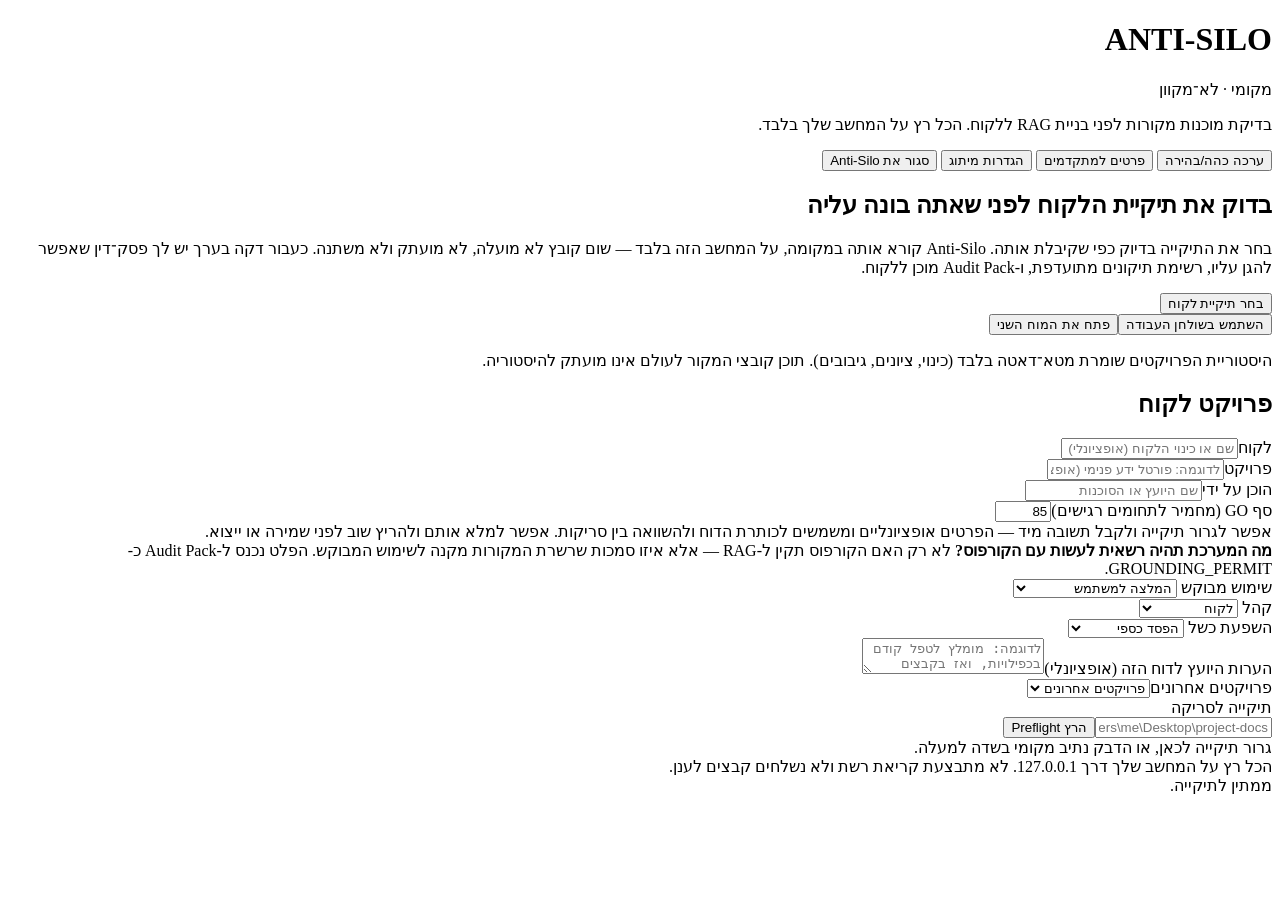
<file: anti_silo/gui/static/index.html>
<!doctype html>
<html lang="he" dir="rtl">
<head>
  <meta charset="utf-8">
  <meta name="viewport" content="width=device-width, initial-scale=1">
  <meta name="color-scheme" content="light dark">
  <title>Anti-Silo Preflight</title>
  <style>
__ANTI_SILO_CSS__
  </style>
</head>
<body>
  <header>
    <div class="header-row">
      <div>
        <div class="brand"><h1>ANTI-SILO</h1><span class="brand-tag">מקומי · לא־מקוון</span></div>
        <p class="header-sub">בדיקת מוכנות מקורות לפני בניית RAG ללקוח. הכל רץ על המחשב שלך בלבד.</p>
      </div>
      <div class="header-actions">
        <button id="theme-toggle" class="secondary" type="button" onclick="toggleTheme()" aria-label="החלף ערכת צבעים">ערכה כהה/בהירה</button>
        <button id="expert-toggle" class="secondary mode-toggle" type="button" aria-pressed="false" onclick="toggleExpertMode()">פרטים למתקדמים</button>
        <button class="secondary" type="button" onclick="openBranding()">הגדרות מיתוג</button>
        <button class="secondary" type="button" onclick="exitApp()">סגור את Anti-Silo</button>
      </div>
    </div>
  </header>
  <main>
    <section id="onboarding" class="panel welcome">
      <h2>בדוק את תיקיית הלקוח לפני שאתה בונה עליה</h2>
      <p>בחר את התיקייה בדיוק כפי שקיבלת אותה. Anti-Silo קורא אותה במקומה, על המחשב הזה בלבד — שום קובץ לא מועלה, לא מועתק ולא משתנה. כעבור דקה בערך יש לך פסק־דין שאפשר להגן עליו, רשימת תיקונים מתועדפת, ו-Audit Pack מוכן ללקוח.</p>
      <div class="actions"><button type="button" onclick="chooseFolder()">בחר תיקיית לקוח</button></div>
      <div class="actions"><button class="secondary" type="button" onclick="scanDesktop()">השתמש בשולחן העבודה</button><button class="secondary" type="button" onclick="openBrain()">פתח את המוח השני</button></div>
      <p class="privacy-line">היסטוריית הפרויקטים שומרת מטא־דאטה בלבד (כינוי, ציונים, גיבובים). תוכן קובצי המקור לעולם אינו מועתק להיסטוריה.</p>
    </section>
    <section id="branding-panel" class="panel" hidden>
      <h2 class="section-title">הגדרות מיתוג</h2>
      <p class="hint" style="margin-top:0">הלוגו ושם העסק מוטבעים בכל דוח שמיוצא ללקוח, כדי שהדוח ייראה כשלך — לא כשל Anti-Silo. נשמר מקומית, חל על כל הפרויקטים הבאים.</p>
      <div class="form-grid">
        <div><label for="branding-business-name">שם העסק / הסוכנות</label><input class="text-input" id="branding-business-name" placeholder="לדוגמה: Acme Consulting"></div>
        <div><label for="branding-logo-file">לוגו (PNG / JPEG / SVG, עד 300KB)</label><input id="branding-logo-file" type="file" accept="image/png,image/jpeg,image/svg+xml" onchange="onBrandingLogoSelected(event)"></div>
      </div>
      <div id="branding-logo-preview" class="branding-preview" hidden><img id="branding-logo-img" alt="תצוגה מקדימה של הלוגו"><button class="secondary" type="button" onclick="clearBrandingLogo()">הסר לוגו</button></div>
      <div id="branding-status" class="hint" role="status"></div>
      <div class="actions"><button type="button" onclick="saveBranding()">שמור</button><button class="secondary" type="button" onclick="closeBranding()">סגור</button></div>
    </section>
    <section id="project-panel" class="panel">
      <h2 class="section-title">פרויקט לקוח</h2>
      <div class="form-grid">
        <div><label for="client-name">לקוח</label><input class="text-input" id="client-name" placeholder="שם או כינוי הלקוח (אופציונלי)"></div>
        <div><label for="project-name">פרויקט</label><input class="text-input" id="project-name" placeholder="לדוגמה: פורטל ידע פנימי (אופציונלי)"></div>
        <div><label for="consultant-name">הוכן על ידי</label><input class="text-input" id="consultant-name" placeholder="שם היועץ או הסוכנות"></div>
        <div><label for="go-threshold">סף GO (מחמיר לתחומים רגישים)</label><input class="text-input" id="go-threshold" type="number" min="60" max="100" step="1" value="85"></div>
      </div>
      <div class="hint">אפשר לגרור תיקייה ולקבל תשובה מיד — הפרטים אופציונליים ומשמשים לכותרת הדוח ולהשוואה בין סריקות. אפשר למלא אותם ולהריץ שוב לפני שמירה או ייצוא.</div>
      <div class="permit-fields-heading">
        <b>מה המערכת תהיה רשאית לעשות עם הקורפוס?</b>
        <span>לא רק האם הקורפוס תקין ל-RAG — אלא איזו סמכות שרשרת המקורות מקנה לשימוש המבוקש. הפלט נכנס ל-Audit Pack כ-GROUNDING_PERMIT.</span>
      </div>
      <div class="form-grid">
        <div><label for="permit-authority">שימוש מבוקש</label>
          <select id="permit-authority">
            <option value="locate">איתור מקורות בלבד</option>
            <option value="draft">ניסוח טיוטה לאישור אנושי</option>
            <option value="advise" selected>המלצה למשתמש</option>
            <option value="decide">קבלת החלטה</option>
            <option value="act">הפעלת פעולה אוטומטית</option>
          </select>
        </div>
        <div><label for="permit-audience">קהל</label>
          <select id="permit-audience">
            <option value="internal">פנימי</option>
            <option value="client" selected>לקוח</option>
            <option value="external">חיצוני / ציבורי</option>
          </select>
        </div>
        <div><label for="permit-impact">השפעת כשל</label>
          <select id="permit-impact">
            <option value="low">אי-נוחות בלבד</option>
            <option value="financial" selected>הפסד כספי</option>
            <option value="legal">משפטי / רגולטורי</option>
            <option value="safety">בטיחותי</option>
          </select>
        </div>
      </div>
      <div><label for="consultant-notes">הערות היועץ לדוח הזה (אופציונלי)</label><textarea id="consultant-notes" rows="2" placeholder="לדוגמה: מומלץ לטפל קודם בכפילויות, ואז בקבצים הסרוקים." maxlength="600"></textarea></div>
      <div class="toolbar"><label class="sr-only" for="recent-projects">פרויקטים אחרונים</label><select id="recent-projects" onchange="selectRecentProject(this.value)"><option value="">פרויקטים אחרונים</option></select></div>
    </section>
    <section id="scan-panel" class="panel">
      <label for="path">תיקייה לסריקה</label>
      <div class="row"><input id="path" placeholder="C:\Users\me\Desktop\project-docs"><button id="scan">הרץ Preflight</button></div>
      <div id="dropzone" class="dropzone">גרור תיקייה לכאן, או הדבק נתיב מקומי בשדה למעלה.</div>
      <div class="hint">הכל רץ על המחשב שלך דרך 127.0.0.1. לא מתבצעת קריאת רשת ולא נשלחים קבצים לענן.</div>
    </section>
    <section id="status" class="panel empty" role="status" aria-live="polite">ממתין לתיקייה.</section>
    <section id="simple-summary" class="simple-summary" hidden></section>
    <section id="summary" class="panel summary" hidden></section>
    <section id="wizard" class="panel" hidden></section>
    <section id="grounding-permit" class="panel" hidden></section>
    <section id="results" hidden></section>
    <section id="corpus" class="panel" hidden></section>
    <section id="risk-register" class="panel" hidden></section>
    <section id="whatif" class="panel" hidden></section>
    <section id="downloads" class="panel downloads" hidden></section>
    <section id="brain" class="panel" hidden></section>
  </main>
  <script>
__ANTI_SILO_JS__
  </script>
</body>
</html>
</file>
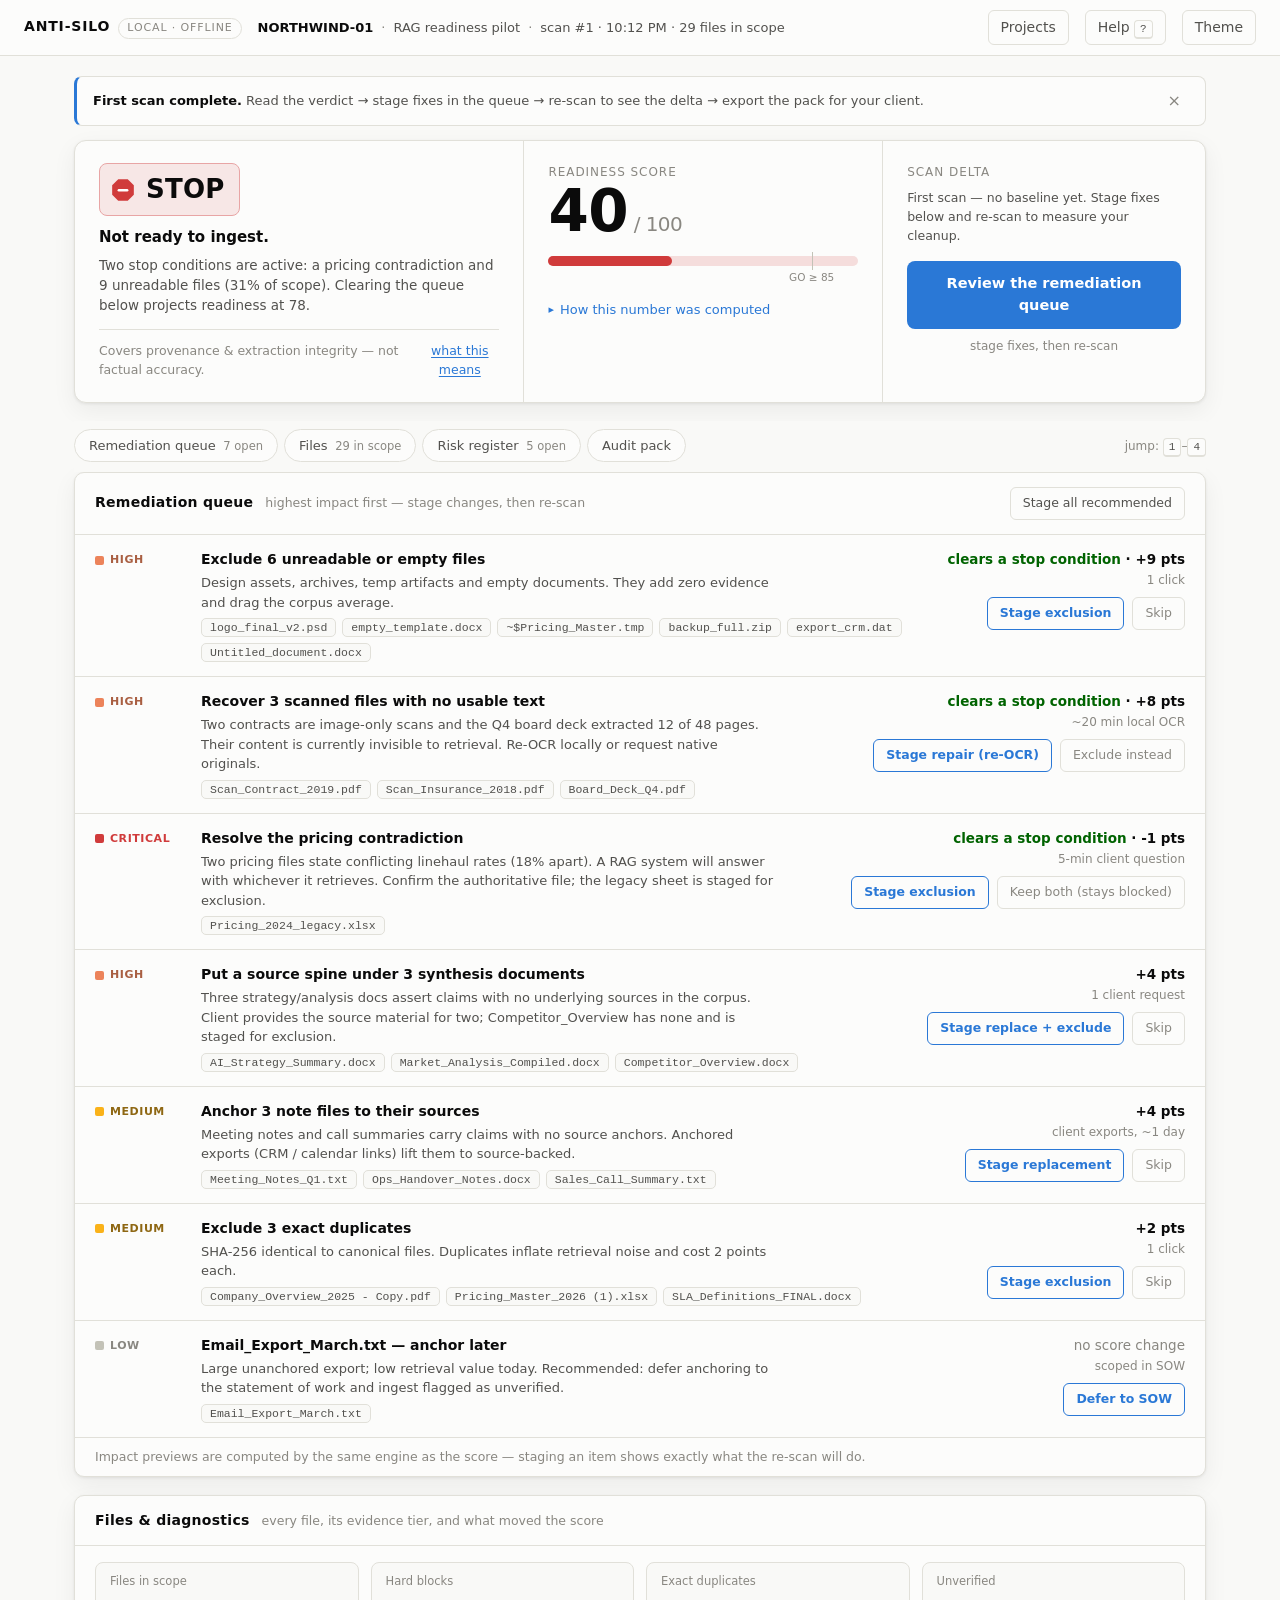
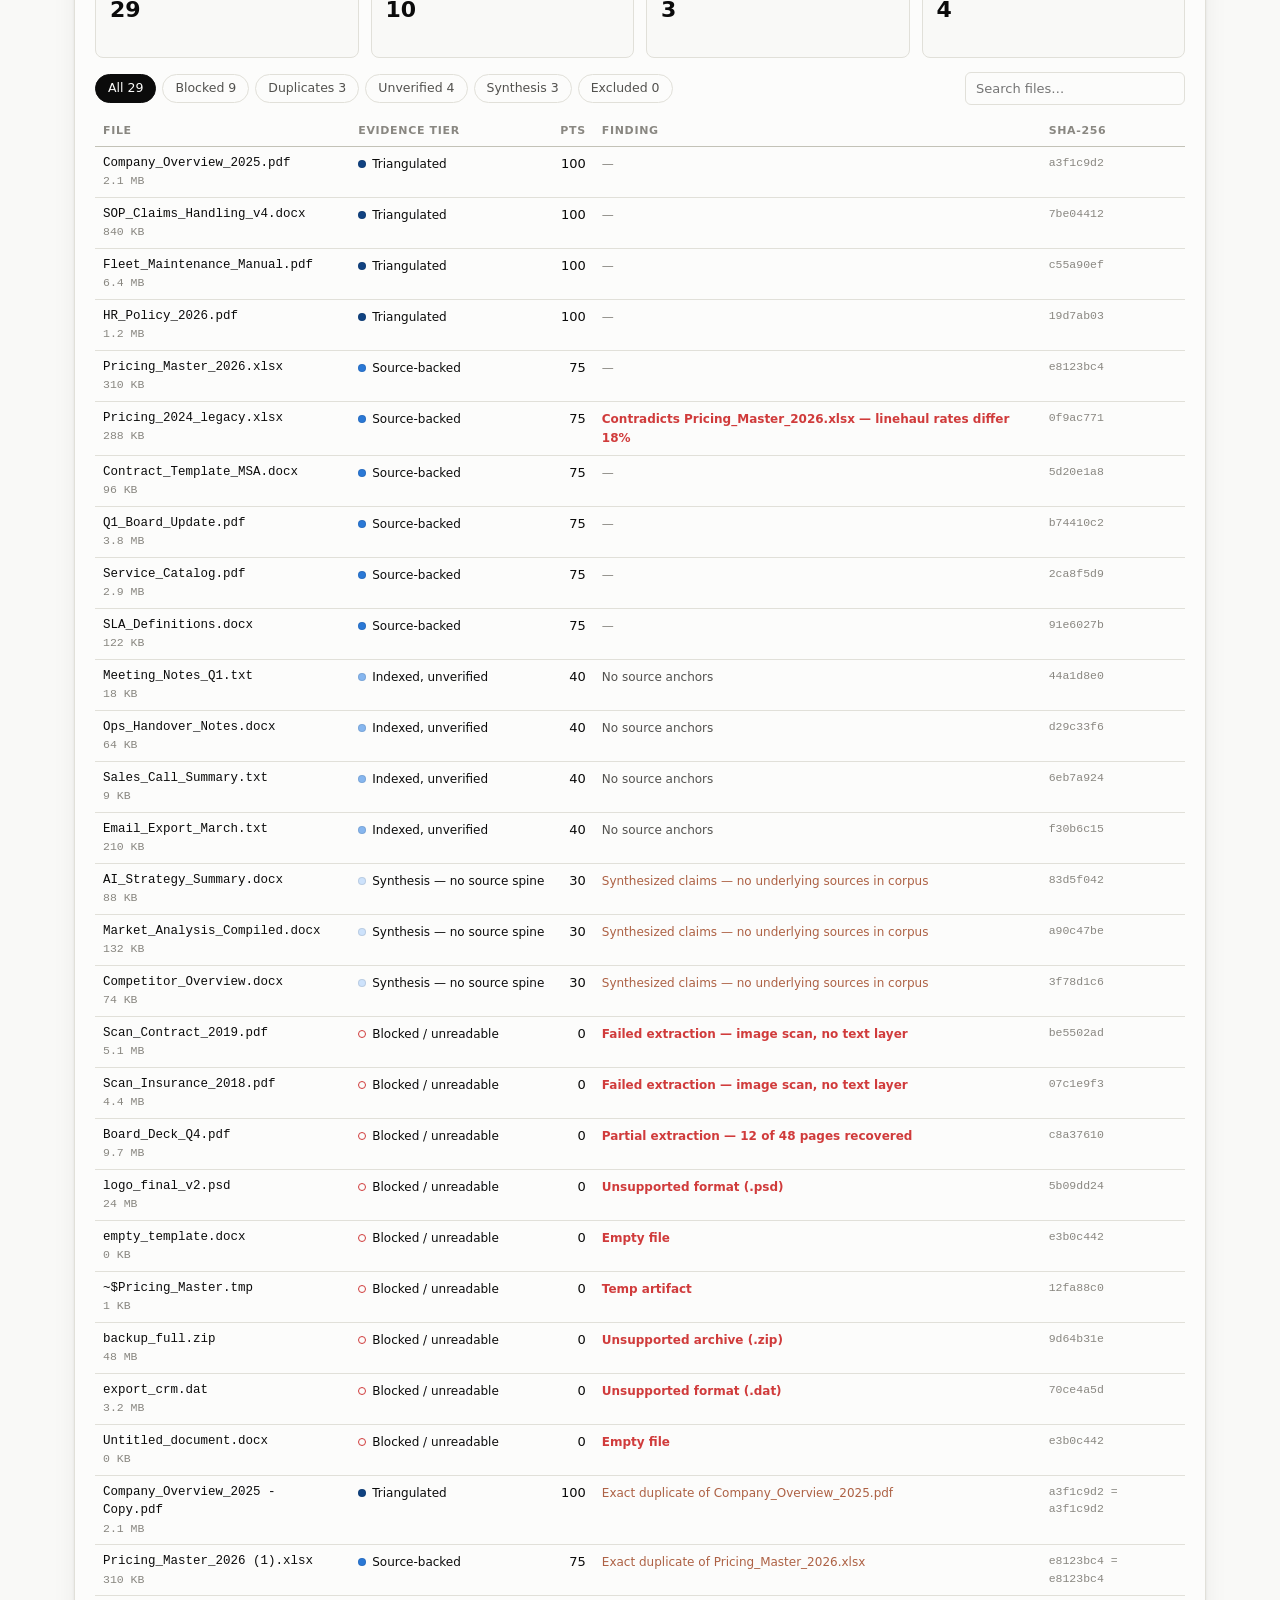
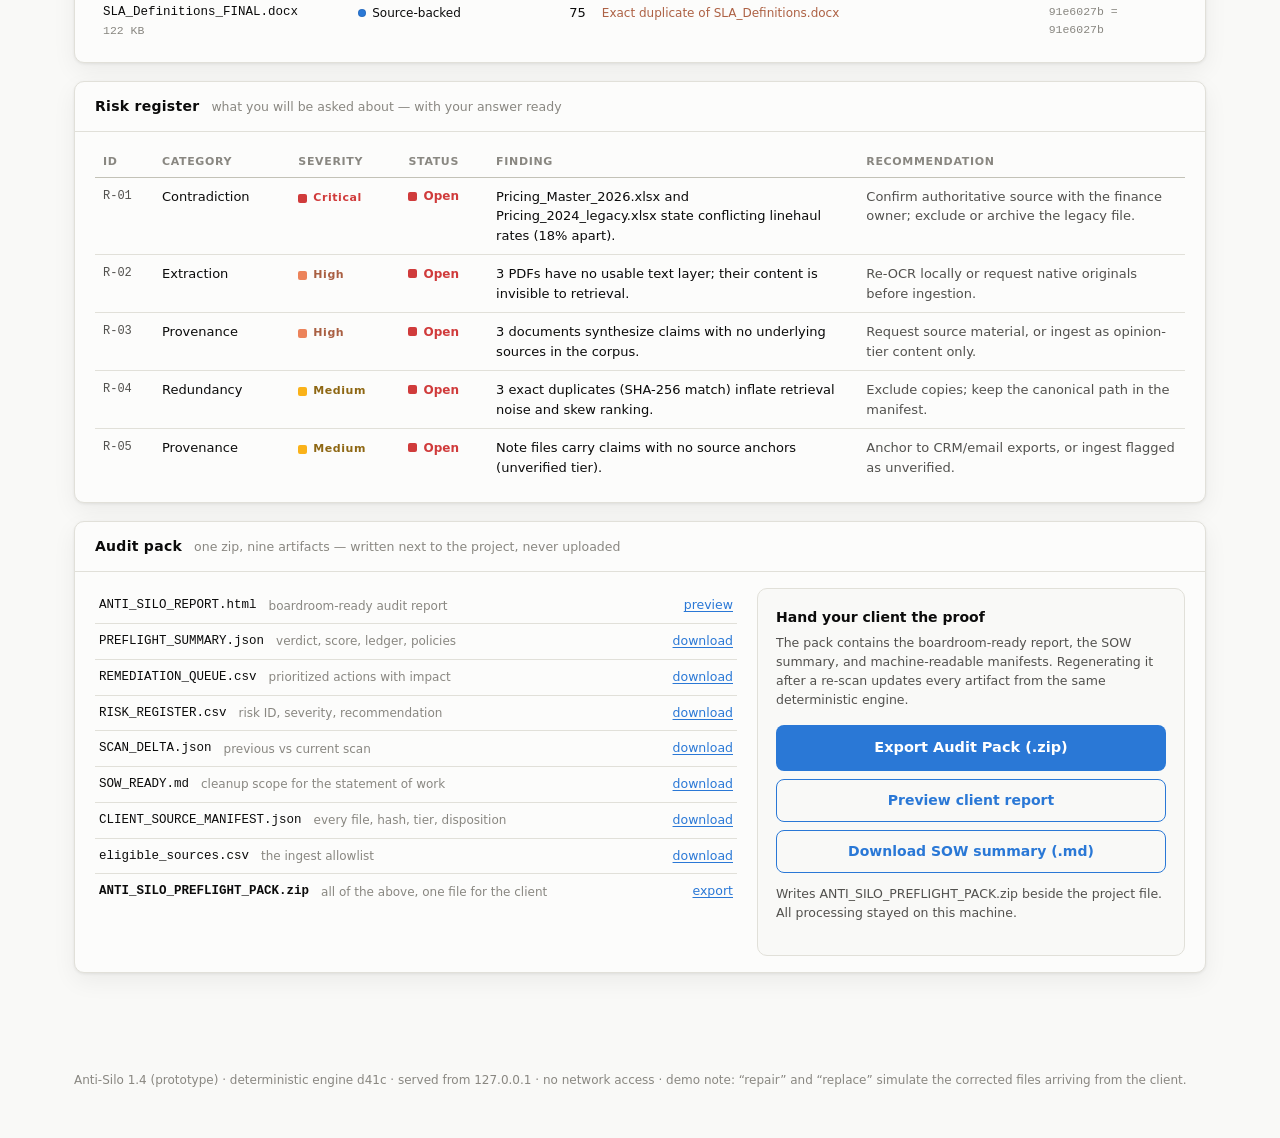
<file: docs/design/prototype.html>
<!DOCTYPE html>
<html lang="en" dir="ltr">
<head>
<meta charset="utf-8">
<meta name="viewport" content="width=device-width, initial-scale=1">
<meta name="color-scheme" content="light dark">
<title>Anti-Silo — Preflight Console</title>
<style>
/* ============ tokens ============ */
:root{
  color-scheme: light;
  --page:#f9f9f7; --surface:#fcfcfb; --ink:#0b0b0b; --ink2:#52514e; --muted:#898781;
  --hairline:#e1e0d9; --border:rgba(11,11,11,.10); --baseline:#c3c2b7;
  --accent:#2a78d6; --accent-ink:#ffffff;
  --good:#0ca30c; --good-text:#006300; --warn:#fab219; --serious:#ec835a; --crit:#d03b3b;
  --shadow:0 1px 3px rgba(11,11,11,.07), 0 8px 24px rgba(11,11,11,.06);
}
@media (prefers-color-scheme: dark){
  :root:where(:not([data-theme="light"])){
    color-scheme: dark;
    --page:#0d0d0d; --surface:#1a1a19; --ink:#ffffff; --ink2:#c3c2b7; --muted:#898781;
    --hairline:#2c2c2a; --border:rgba(255,255,255,.10); --baseline:#383835;
    --accent:#3987e5; --good-text:#0ca30c;
    --shadow:0 1px 3px rgba(0,0,0,.5), 0 8px 24px rgba(0,0,0,.4);
  }
}
:root[data-theme="dark"]{
  color-scheme: dark;
  --page:#0d0d0d; --surface:#1a1a19; --ink:#ffffff; --ink2:#c3c2b7; --muted:#898781;
  --hairline:#2c2c2a; --border:rgba(255,255,255,.10); --baseline:#383835;
  --accent:#3987e5; --good-text:#0ca30c;
  --shadow:0 1px 3px rgba(0,0,0,.5), 0 8px 24px rgba(0,0,0,.4);
}
/* ============ base ============ */
*{box-sizing:border-box;margin:0;padding:0}
html{scroll-behavior:smooth}
@media (prefers-reduced-motion: reduce){ html{scroll-behavior:auto} *{transition:none!important;animation:none!important} }
body{
  font:14px/1.5 system-ui,-apple-system,"Segoe UI",sans-serif;
  background:var(--page); color:var(--ink);
  min-width:720px;
}
button{font:inherit;color:inherit;background:none;border:0;cursor:pointer}
:focus-visible{outline:2px solid var(--accent);outline-offset:2px;border-radius:4px}
.vh{position:absolute;width:1px;height:1px;overflow:hidden;clip:rect(0 0 0 0);white-space:nowrap}
.skip{position:absolute;inset-inline-start:8px;top:-48px;background:var(--accent);color:var(--accent-ink);padding:8px 14px;border-radius:6px;z-index:99}
.skip:focus{top:8px}
.num{font-variant-numeric:tabular-nums}
/* ============ header ============ */
header.app{
  display:flex;align-items:center;gap:16px;
  padding:10px 24px;border-bottom:1px solid var(--hairline);
  background:var(--surface);position:sticky;top:0;z-index:20;
}
.brand{display:flex;align-items:baseline;gap:8px;font-weight:700;letter-spacing:.06em}
.brand .tag{font-weight:400;font-size:11px;color:var(--muted);letter-spacing:.08em;border:1px solid var(--hairline);border-radius:99px;padding:1px 8px}
.projmeta{color:var(--ink2);font-size:13px;display:flex;gap:8px;align-items:baseline;min-width:0}
.projmeta b{color:var(--ink);font-weight:600}
.projmeta .sep{color:var(--muted)}
.spacer{flex:1}
.hbtn{padding:6px 12px;border:1px solid var(--hairline);border-radius:6px;color:var(--ink2);background:var(--surface)}
.hbtn:hover{border-color:var(--baseline);color:var(--ink)}
/* ============ layout ============ */
main{max-width:1180px;margin:0 auto;padding:20px 24px 80px}
section.panel{background:var(--surface);border:1px solid var(--hairline);border-radius:10px;box-shadow:var(--shadow);margin-block-end:18px;scroll-margin-top:120px}
.panel > .phead{display:flex;align-items:baseline;gap:12px;padding:14px 20px;border-bottom:1px solid var(--hairline)}
.panel > .phead h2{font-size:14px;font-weight:650;letter-spacing:.02em}
.panel > .phead .sub{color:var(--muted);font-size:12.5px}
.pbody{padding:16px 20px}
/* coach ribbon */
.coach{display:flex;gap:14px;align-items:center;background:var(--surface);border:1px solid var(--hairline);border-inline-start:3px solid var(--accent);border-radius:8px;padding:10px 16px;margin-block-end:14px;color:var(--ink2);font-size:13px}
.coach b{color:var(--ink);font-weight:600}
.coach .x{margin-inline-start:auto;color:var(--muted);font-size:16px;padding:2px 8px}
/* ============ verdict band ============ */
.band{display:grid;grid-template-columns:minmax(340px,1.25fr) minmax(300px,1fr) minmax(240px,.9fr);gap:0;background:var(--surface);border:1px solid var(--hairline);border-radius:12px;box-shadow:var(--shadow);margin-block-end:18px;overflow:hidden}
.band > div{padding:22px 24px}
.band > div + div{border-inline-start:1px solid var(--hairline)}
@media (max-width: 980px){ .band{grid-template-columns:1fr} .band > div + div{border-inline-start:0;border-top:1px solid var(--hairline)} }
.vword{display:flex;align-items:center;gap:10px;font-size:26px;font-weight:750;letter-spacing:.01em}
.vword svg{flex:none}
.vhead{font-size:15px;margin-top:10px;font-weight:550}
.vsub{color:var(--ink2);margin-top:6px;font-size:13.5px;max-width:52ch}
.vchip{display:inline-flex;align-items:center;gap:8px;border-radius:8px;padding:6px 14px 6px 10px}
.vchip.STOP{background:color-mix(in srgb, var(--crit) 11%, var(--surface));border:1px solid color-mix(in srgb, var(--crit) 45%, var(--surface))}
.vchip.CONDITIONAL{background:color-mix(in srgb, var(--warn) 13%, var(--surface));border:1px solid color-mix(in srgb, var(--warn) 55%, var(--surface))}
.vchip.GO{background:color-mix(in srgb, var(--good) 11%, var(--surface));border:1px solid color-mix(in srgb, var(--good) 45%, var(--surface))}
.trust{margin-top:14px;padding-top:12px;border-top:1px solid var(--hairline);font-size:12.5px;color:var(--muted);display:flex;gap:8px;align-items:baseline}
.trust button{color:var(--accent);text-decoration:underline;text-underline-offset:2px;font-size:12.5px}
.trustmore{margin-top:8px;font-size:12.5px;color:var(--ink2);background:var(--page);border:1px solid var(--hairline);border-radius:8px;padding:10px 12px;max-width:56ch}
/* score */
.scorelab{font-size:12px;letter-spacing:.08em;color:var(--muted);text-transform:uppercase}
.hero{font-size:58px;font-weight:650;line-height:1.05;letter-spacing:-.01em}
.hero small{font-size:20px;color:var(--muted);font-weight:500}
.meter{position:relative;height:10px;border-radius:5px;margin-top:14px;background:var(--track)}
.meter .fill{position:absolute;inset-block:0;inset-inline-start:0;border-radius:5px;background:var(--vcol);transition:width .5s ease}
.meter .ghost{position:absolute;top:-4px;bottom:-4px;width:2px;background:var(--baseline)}
.meter .tick{position:absolute;top:-4px;bottom:-4px;width:1px;background:var(--baseline)}
.mlabels{position:relative;height:16px;margin-top:4px;font-size:10.5px;color:var(--muted)}
.mlabels span{position:absolute;transform:translateX(-50%)}
.ledger-toggle{margin-top:12px}
.ledger-toggle summary{cursor:pointer;color:var(--accent);font-size:13px;list-style:none;display:inline-flex;align-items:center;gap:6px}
.ledger-toggle summary::before{content:"▸";font-size:11px;transition:transform .15s}
.ledger-toggle[open] summary::before{transform:rotate(90deg)}
.ledger{margin-top:10px;font-size:12.5px}
.ledger p.det{color:var(--muted);margin-block:6px 10px;max-width:50ch}
.ledger table{width:100%;border-collapse:collapse}
.ledger td,.ledger th{padding:4px 6px;text-align:end;border-bottom:1px solid var(--hairline)}
.ledger td:first-child,.ledger th:first-child{text-align:start}
.ledger th{color:var(--muted);font-weight:500;font-size:11.5px}
.ledger .total td{font-weight:700;border-bottom:0;border-top:2px solid var(--baseline)}
.ledger .zero td{color:var(--muted)}
/* delta + action */
.dlab{font-size:12px;letter-spacing:.08em;color:var(--muted);text-transform:uppercase}
.delta-big{font-size:30px;font-weight:650;margin-top:4px}
.delta-big .up{color:var(--good-text)}
.delta-sub{color:var(--ink2);font-size:12.5px;margin-top:4px}
.delta-detail{margin-top:8px;font-size:12.5px;color:var(--ink2);line-height:1.7}
.delta-detail b{font-weight:600;color:var(--ink)}
.cta{display:block;width:100%;margin-top:16px;background:var(--accent);color:var(--accent-ink);font-weight:650;font-size:14.5px;padding:12px 16px;border-radius:8px;text-align:center}
.cta:hover{filter:brightness(1.07)}
.cta-note{margin-top:8px;font-size:12px;color:var(--muted);text-align:center}
/* ============ sub-nav ============ */
.subnav{position:sticky;top:49px;z-index:15;display:flex;gap:6px;background:var(--page);padding:8px 0 10px}
.subnav button{padding:6px 14px;border-radius:99px;border:1px solid var(--hairline);color:var(--ink2);background:var(--surface);font-size:13px}
.subnav button:hover{color:var(--ink);border-color:var(--baseline)}
.subnav .cnt{color:var(--muted);font-size:11.5px;margin-inline-start:4px}
.subnav .kbd{margin-inline-start:auto;align-self:center;color:var(--muted);font-size:12px;border:0;background:none}
kbd{font:11px/1 ui-monospace,Consolas,monospace;border:1px solid var(--hairline);border-bottom-width:2px;border-radius:4px;padding:2px 5px;color:var(--ink2);background:var(--surface)}
/* ============ queue ============ */
.qtools{margin-inline-start:auto;display:flex;gap:8px}
.gbtn{padding:6px 12px;border:1px solid var(--hairline);border-radius:6px;color:var(--ink2);font-size:12.5px;background:var(--surface)}
.gbtn:hover{color:var(--ink);border-color:var(--baseline)}
.qitem{display:grid;grid-template-columns:auto 1fr auto;gap:4px 14px;padding:14px 20px;border-bottom:1px solid var(--hairline);align-items:start}
.qitem:last-child{border-bottom:0}
.sev{display:inline-flex;align-items:center;gap:6px;font-size:11px;font-weight:650;letter-spacing:.05em;padding-top:3px;width:92px}
.sev i{width:9px;height:9px;border-radius:2px;flex:none}
.sev.critical i{background:var(--crit)} .sev.critical{color:var(--crit)}
.sev.high i{background:var(--serious)} .sev.high{color:color-mix(in srgb, var(--serious) 70%, var(--ink))}
.sev.medium i{background:var(--warn)} .sev.medium{color:color-mix(in srgb, var(--warn) 55%, var(--ink))}
.sev.low i{background:var(--baseline)} .sev.low{color:var(--muted)}
.qmain h3{font-size:14px;font-weight:650}
.qmain .qd{color:var(--ink2);font-size:13px;margin-top:3px;max-width:70ch}
.qfiles{margin-top:6px;display:flex;flex-wrap:wrap;gap:6px}
.fchip{font:11.5px ui-monospace,Consolas,monospace;border:1px solid var(--hairline);border-radius:5px;padding:2px 8px;color:var(--ink2);background:var(--page)}
.qside{text-align:end;min-width:170px}
.impact{font-weight:650;font-size:13.5px}
.impact .clr{color:var(--good-text)}
.effort{color:var(--muted);font-size:12px;margin-top:2px}
.qact{margin-top:8px;display:flex;gap:8px;justify-content:flex-end}
.abtn{padding:6px 12px;border-radius:6px;border:1px solid var(--accent);color:var(--accent);font-size:12.5px;font-weight:600}
.abtn:hover{background:color-mix(in srgb, var(--accent) 10%, var(--surface))}
.abtn.q{border-color:var(--hairline);color:var(--muted);font-weight:500}
.staged-row{background:color-mix(in srgb, var(--accent) 5%, var(--surface))}
.stagedtag{display:inline-flex;align-items:center;gap:6px;color:var(--accent);font-weight:650;font-size:12.5px}
.applied .qmain h3{color:var(--muted);font-weight:500}
.appliedtag{color:var(--good-text);font-weight:650;font-size:12.5px}
.deferredtag{color:var(--muted);font-weight:600;font-size:12.5px}
.qfooter{padding:10px 20px;color:var(--muted);font-size:12.5px;border-top:1px solid var(--hairline)}
/* ============ files ============ */
.tiles{display:grid;grid-template-columns:repeat(4,1fr);gap:12px;margin-block-end:14px}
@media(max-width:900px){.tiles{grid-template-columns:repeat(2,1fr)}}
.tile{border:1px solid var(--hairline);border-radius:8px;padding:10px 14px;background:var(--page)}
.tile .tl{font-size:11.5px;color:var(--muted)}
.tile .tv{font-size:22px;font-weight:650;margin-top:2px}
.tile .td{font-size:11.5px;color:var(--ink2)}
.tile .td .up{color:var(--good-text);font-weight:600}
.filter{display:flex;gap:6px;flex-wrap:wrap;margin-block-end:12px;align-items:center}
.filter button{padding:4px 12px;border-radius:99px;border:1px solid var(--hairline);font-size:12.5px;color:var(--ink2)}
.filter button[aria-pressed="true"]{background:var(--ink);color:var(--surface);border-color:var(--ink)}
.filter input{margin-inline-start:auto;border:1px solid var(--hairline);border-radius:6px;padding:6px 10px;font:inherit;font-size:13px;background:var(--surface);color:var(--ink);width:220px}
table.ft{width:100%;border-collapse:collapse;font-size:13px}
.ft th{font-size:11px;letter-spacing:.06em;text-transform:uppercase;color:var(--muted);font-weight:600;text-align:start;padding:6px 8px;border-bottom:1px solid var(--baseline)}
.ft td{padding:7px 8px;border-bottom:1px solid var(--hairline);vertical-align:top}
.ft tr:last-child td{border-bottom:0}
.ft .fn{font-family:ui-monospace,Consolas,monospace;font-size:12.5px}
.ft .excl td{color:var(--muted)} .ft .excl .fn{text-decoration:line-through}
.ft .sha{font-family:ui-monospace,Consolas,monospace;font-size:11.5px;color:var(--muted)}
.ft .pts{text-align:end}
.tierb{display:inline-flex;align-items:center;gap:6px;font-size:12px;white-space:nowrap}
.tierb i{width:8px;height:8px;border-radius:99px;flex:none;border:1px solid var(--border)}
.issue{font-size:12px;color:var(--ink2)}
.issue.bad{color:var(--crit);font-weight:550}
.issue.warny{color:color-mix(in srgb, var(--serious) 72%, var(--ink))}
.fixed-note{color:var(--good-text);font-size:12px;font-weight:550}
/* ============ risks ============ */
table.rk{width:100%;border-collapse:collapse;font-size:13px}
.rk th{font-size:11px;letter-spacing:.06em;text-transform:uppercase;color:var(--muted);font-weight:600;text-align:start;padding:6px 8px;border-bottom:1px solid var(--baseline)}
.rk td{padding:9px 8px;border-bottom:1px solid var(--hairline);vertical-align:top}
.rk tr:last-child td{border-bottom:0}
.rid{font-family:ui-monospace,Consolas,monospace;font-size:12px;color:var(--ink2)}
.st{display:inline-flex;gap:6px;align-items:center;font-size:12px;font-weight:600;white-space:nowrap}
.st i{width:9px;height:9px;border-radius:2px}
.st.open i{background:var(--crit)} .st.open{color:var(--crit)}
.st.partial i{background:var(--warn)} .st.partial{color:color-mix(in srgb, var(--warn) 50%, var(--ink))}
.st.closed i{background:var(--good)} .st.closed{color:var(--good-text)}
/* ============ export ============ */
.exgrid{display:grid;grid-template-columns:1.5fr 1fr;gap:20px}
@media(max-width:900px){.exgrid{grid-template-columns:1fr}}
.arow{display:flex;align-items:center;gap:12px;padding:8px 4px;border-bottom:1px solid var(--hairline);font-size:13px}
.arow:last-child{border-bottom:0}
.arow .an{font-family:ui-monospace,Consolas,monospace;font-size:12.5px}
.arow .ad{color:var(--muted);font-size:12px;flex:1}
.arow button{color:var(--accent);font-size:12.5px;text-decoration:underline;text-underline-offset:2px}
.excard{border:1px solid var(--hairline);border-radius:10px;padding:18px;background:var(--page);height:fit-content}
.excard h3{font-size:14px;margin-block-end:6px}
.excard p{font-size:12.5px;color:var(--ink2);margin-block-end:14px}
.btn2{display:block;width:100%;text-align:center;border:1px solid var(--accent);color:var(--accent);font-weight:600;padding:10px;border-radius:8px;margin-top:8px}
.btn2:hover{background:color-mix(in srgb, var(--accent) 8%, var(--surface))}
.localnote{margin-top:12px;font-size:12px;color:var(--muted)}
/* ============ overlays ============ */
.overlay{position:fixed;inset:0;background:rgba(11,11,11,.45);z-index:50;display:none;align-items:center;justify-content:center;padding:24px}
.overlay.open{display:flex}
.sheet{background:var(--surface);border-radius:12px;box-shadow:var(--shadow);max-width:960px;width:100%;max-height:92vh;display:flex;flex-direction:column;overflow:hidden}
.sheet .shead{display:flex;align-items:center;gap:10px;padding:12px 18px;border-bottom:1px solid var(--hairline)}
.sheet .shead h2{font-size:14px;font-weight:650;flex:1}
.sheet .shead button{padding:6px 12px;border:1px solid var(--hairline);border-radius:6px;color:var(--ink2);font-size:12.5px}
.sheet .sbody{overflow:auto;flex:1}
.sheet iframe{width:100%;height:74vh;border:0;display:block;background:#fff}
.helplist{padding:20px 24px;font-size:13.5px;line-height:2.1;columns:2;column-gap:40px}
.helplist div{break-inside:avoid}
.helplist kbd{margin-inline-end:10px}
/* projects / first-run */
.firstrun{padding:36px 32px;max-width:560px}
.firstrun h3{font-size:19px;margin-block-end:10px}
.firstrun p{color:var(--ink2);font-size:14px;margin-block-end:18px;max-width:48ch}
.firstrun .privacy{font-size:12.5px;color:var(--muted);border-top:1px solid var(--hairline);padding-top:14px;margin-top:22px}
.projcard{display:flex;align-items:center;gap:14px;border:1px solid var(--hairline);border-radius:10px;padding:14px 16px;margin-top:22px;background:var(--page)}
.projcard .pm{flex:1;font-size:13px;color:var(--ink2)} .projcard .pm b{color:var(--ink);display:block;font-size:14px}
/* scan progress */
#scanbar{position:fixed;inset-inline:0;top:0;height:3px;z-index:60;background:transparent;display:none}
#scanbar.on{display:block}
#scanbar i{display:block;height:100%;width:0;background:var(--accent);transition:width .3s}
.scanstate{position:fixed;bottom:20px;inset-inline-start:50%;transform:translateX(-50%);background:var(--ink);color:var(--surface);border-radius:99px;padding:9px 20px;font-size:13px;z-index:60;display:none;box-shadow:var(--shadow)}
.scanstate.on{display:block}
/* toast */
.toast{position:fixed;bottom:20px;inset-inline-end:20px;background:var(--ink);color:var(--surface);padding:11px 18px;border-radius:8px;font-size:13px;z-index:70;box-shadow:var(--shadow);display:none;max-width:380px}
.toast.on{display:block}
footer.app{max-width:1180px;margin:0 auto;padding:0 24px 40px;color:var(--muted);font-size:12px}
@media print{
  header.app,.subnav,.coach,.cta,.qact,.qtools,.filter,.toast,footer.app{display:none!important}
  body{background:#fff} section.panel,.band{box-shadow:none;break-inside:avoid}
}
</style>
</head>
<body>
<a class="skip" href="#main">Skip to results</a>
<div id="scanbar" aria-hidden="true"><i></i></div>

<header class="app">
  <div class="brand">ANTI-SILO <span class="tag">LOCAL · OFFLINE</span></div>
  <div class="projmeta" id="projmeta"></div>
  <div class="spacer"></div>
  <button class="hbtn" id="btnProjects">Projects</button>
  <button class="hbtn" id="btnHelp" aria-label="Keyboard shortcuts and help">Help <kbd>?</kbd></button>
  <button class="hbtn" id="btnTheme" aria-label="Toggle color theme">Theme</button>
</header>

<main id="main">
  <div class="coach" id="coach" hidden>
    <span><b>First scan complete.</b> Read the verdict → stage fixes in the queue → re-scan to see the delta → export the pack for your client.</span>
    <button class="x" id="coachX" aria-label="Dismiss orientation tip">×</button>
  </div>

  <div class="band" id="band" role="region" aria-label="Verdict and readiness score"><!-- rendered --></div>

  <nav class="subnav" aria-label="Result sections">
    <button data-go="sec-queue">Remediation queue<span class="cnt" id="cntQueue"></span></button>
    <button data-go="sec-files">Files<span class="cnt" id="cntFiles"></span></button>
    <button data-go="sec-risks">Risk register<span class="cnt" id="cntRisks"></span></button>
    <button data-go="sec-export">Audit pack</button>
    <span class="kbd">jump: <kbd>1</kbd>–<kbd>4</kbd></span>
  </nav>

  <section class="panel" id="sec-queue" aria-labelledby="hq">
    <div class="phead">
      <h2 id="hq">Remediation queue</h2>
      <span class="sub">highest impact first — stage changes, then re-scan</span>
      <div class="qtools">
        <button class="gbtn" id="btnStageAll">Stage all recommended</button>
      </div>
    </div>
    <div id="queue"><!-- rendered --></div>
    <div class="qfooter" id="qfooter"></div>
  </section>

  <section class="panel" id="sec-files" aria-labelledby="hf">
    <div class="phead"><h2 id="hf">Files &amp; diagnostics</h2><span class="sub">every file, its evidence tier, and what moved the score</span></div>
    <div class="pbody">
      <div class="tiles" id="tiles"></div>
      <div class="filter" id="filters" role="group" aria-label="Filter file list"></div>
      <div style="overflow-x:auto">
      <table class="ft" aria-label="File diagnostics">
        <thead><tr><th>File</th><th>Evidence tier</th><th class="pts">Pts</th><th>Finding</th><th>SHA-256</th></tr></thead>
        <tbody id="ftbody"></tbody>
      </table>
      </div>
    </div>
  </section>

  <section class="panel" id="sec-risks" aria-labelledby="hr">
    <div class="phead"><h2 id="hr">Risk register</h2><span class="sub">what you will be asked about — with your answer ready</span></div>
    <div class="pbody" style="overflow-x:auto">
      <table class="rk" aria-label="Risk register">
        <thead><tr><th>ID</th><th>Category</th><th>Severity</th><th>Status</th><th>Finding</th><th>Recommendation</th></tr></thead>
        <tbody id="rkbody"></tbody>
      </table>
    </div>
  </section>

  <section class="panel" id="sec-export" aria-labelledby="he">
    <div class="phead"><h2 id="he">Audit pack</h2><span class="sub">one zip, nine artifacts — written next to the project, never uploaded</span></div>
    <div class="pbody exgrid">
      <div id="artifacts"></div>
      <div class="excard">
        <h3>Hand your client the proof</h3>
        <p>The pack contains the boardroom-ready report, the SOW summary, and machine-readable manifests. Regenerating it after a re-scan updates every artifact from the same deterministic engine.</p>
        <button class="cta" id="btnExport">Export Audit Pack (.zip)</button>
        <button class="btn2" id="btnReport">Preview client report</button>
        <button class="btn2" id="btnSow">Download SOW summary (.md)</button>
        <p class="localnote" id="exportnote">Writes ANTI_SILO_PREFLIGHT_PACK.zip beside the project file. All processing stayed on this machine.</p>
      </div>
    </div>
  </section>
</main>

<footer class="app">
  Anti-Silo 1.4 (prototype) · deterministic engine d41c · served from 127.0.0.1 · no network access ·
  demo note: “repair” and “replace” simulate the corrected files arriving from the client.
</footer>

<!-- overlays -->
<div class="overlay" id="ovReport" role="dialog" aria-modal="true" aria-label="Client report preview">
  <div class="sheet">
    <div class="shead">
      <h2>Client report — ANTI_SILO_REPORT.html</h2>
      <button id="repDownload">Download .html</button>
      <button id="repClose" data-close>Close (Esc)</button>
    </div>
    <div class="sbody"><iframe id="repFrame" title="Rendered client audit report"></iframe></div>
  </div>
</div>

<div class="overlay" id="ovHelp" role="dialog" aria-modal="true" aria-label="Help and keyboard shortcuts">
  <div class="sheet" style="max-width:640px">
    <div class="shead"><h2>Keyboard &amp; help</h2><button data-close>Close (Esc)</button></div>
    <div class="sbody helplist">
      <div><kbd>1</kbd>Remediation queue</div>
      <div><kbd>2</kbd>Files &amp; diagnostics</div>
      <div><kbd>3</kbd>Risk register</div>
      <div><kbd>4</kbd>Audit pack</div>
      <div><kbd>r</kbd>Re-scan staged changes</div>
      <div><kbd>e</kbd>Export audit pack</div>
      <div><kbd>t</kbd>Toggle theme</div>
      <div><kbd>?</kbd>This panel</div>
      <div><kbd>Esc</kbd>Close any panel</div>
      <div style="column-span:all;color:var(--muted);font-size:12.5px;margin-top:10px">
        Every score is deterministic and every point is traceable — open “How this number was computed” under the score. The verdict covers provenance and extraction integrity, not factual accuracy.
      </div>
    </div>
  </div>
</div>

<div class="overlay" id="ovProjects" role="dialog" aria-modal="true" aria-label="Projects">
  <div class="sheet" style="max-width:620px">
    <div class="shead"><h2>Projects</h2><button data-close>Close (Esc)</button></div>
    <div class="sbody firstrun">
      <h3>Audit the client’s folder before you build on it.</h3>
      <p>Select the folder exactly as you received it. Anti-Silo reads it in place, on this machine only — nothing is uploaded, copied, or modified. About a minute later you have a defensible verdict, a scored cleanup list, and a client-ready audit pack.</p>
      <button class="cta" style="max-width:280px" id="btnNewProject">New project — select client folder…</button>
      <div class="projcard">
        <div class="pm"><b>NORTHWIND-01 · RAG readiness pilot</b>2 scans · last verdict shown in console · demo data</div>
        <button class="gbtn" data-close>Resume</button>
      </div>
      <p class="privacy">Project history stores metadata only (alias, engagement, scores, hashes). Source file contents are never copied into history.</p>
    </div>
  </div>
</div>

<div class="scanstate" id="scanstate" role="status"></div>
<div class="toast" id="toast" role="status"></div>
<div class="vh" aria-live="polite" id="live"></div>

<script>
"use strict";
/* =================================================================
   Anti-Silo prototype — deterministic scoring engine + console UI
   All data below is fictional sample data (Northwind Freight Ltd).
   ================================================================= */

const TIERS = {
  triangulated:       { v:100, label:"Triangulated",            dot:"#104281" },
  source_backed:      { v:75,  label:"Source-backed",           dot:"#2a78d6" },
  indexed_unverified: { v:40,  label:"Indexed, unverified",     dot:"#86b6ef" },
  synthesis:          { v:30,  label:"Synthesis — no source spine", dot:"#cde2fb" },
  blocked:            { v:0,   label:"Blocked / unreadable",    dot:"transparent" }
};
const GO_THRESHOLD = 85, STOP_CAP = 49, DUP_PT = 2, DUP_CAP = 15, BLOCKED_SHARE_STOP = 0.25;

const PROJECT = { alias:"NORTHWIND-01", client:"Northwind Freight Ltd", engagement:"RAG readiness pilot", consultant:"D. Peretz · AI Delivery" };

function F(id,name,size,tier,issue,extra){ return Object.assign({id,name,size,tier,issue:issue||"",excluded:false,fixedNote:""},extra||{}); }
const FILES = [
  F("f01","Company_Overview_2025.pdf","2.1 MB","triangulated","", {sha:"a3f1c9d2"}),
  F("f02","SOP_Claims_Handling_v4.docx","840 KB","triangulated","", {sha:"7be04412"}),
  F("f03","Fleet_Maintenance_Manual.pdf","6.4 MB","triangulated","", {sha:"c55a90ef"}),
  F("f04","HR_Policy_2026.pdf","1.2 MB","triangulated","", {sha:"19d7ab03"}),
  F("f05","Pricing_Master_2026.xlsx","310 KB","source_backed","", {sha:"e8123bc4"}),
  F("f06","Pricing_2024_legacy.xlsx","288 KB","source_backed","Contradicts Pricing_Master_2026.xlsx — linehaul rates differ 18%", {sha:"0f9ac771", contra:"f05"}),
  F("f07","Contract_Template_MSA.docx","96 KB","source_backed","", {sha:"5d20e1a8"}),
  F("f08","Q1_Board_Update.pdf","3.8 MB","source_backed","", {sha:"b74410c2"}),
  F("f09","Service_Catalog.pdf","2.9 MB","source_backed","", {sha:"2ca8f5d9"}),
  F("f10","SLA_Definitions.docx","122 KB","source_backed","", {sha:"91e6027b"}),
  F("f11","Meeting_Notes_Q1.txt","18 KB","indexed_unverified","No source anchors", {sha:"44a1d8e0"}),
  F("f12","Ops_Handover_Notes.docx","64 KB","indexed_unverified","No source anchors", {sha:"d29c33f6"}),
  F("f13","Sales_Call_Summary.txt","9 KB","indexed_unverified","No source anchors", {sha:"6eb7a924"}),
  F("f14","Email_Export_March.txt","210 KB","indexed_unverified","No source anchors", {sha:"f30b6c15"}),
  F("f15","AI_Strategy_Summary.docx","88 KB","synthesis","Synthesized claims — no underlying sources in corpus", {sha:"83d5f042"}),
  F("f16","Market_Analysis_Compiled.docx","132 KB","synthesis","Synthesized claims — no underlying sources in corpus", {sha:"a90c47be"}),
  F("f17","Competitor_Overview.docx","74 KB","synthesis","Synthesized claims — no underlying sources in corpus", {sha:"3f78d1c6"}),
  F("f18","Scan_Contract_2019.pdf","5.1 MB","blocked","Failed extraction — image scan, no text layer", {sha:"be5502ad"}),
  F("f19","Scan_Insurance_2018.pdf","4.4 MB","blocked","Failed extraction — image scan, no text layer", {sha:"07c1e9f3"}),
  F("f20","Board_Deck_Q4.pdf","9.7 MB","blocked","Partial extraction — 12 of 48 pages recovered", {sha:"c8a37610"}),
  F("f21","logo_final_v2.psd","24 MB","blocked","Unsupported format (.psd)", {sha:"5b09dd24"}),
  F("f22","empty_template.docx","0 KB","blocked","Empty file", {sha:"e3b0c442"}),
  F("f23","~$Pricing_Master.tmp","1 KB","blocked","Temp artifact", {sha:"12fa88c0"}),
  F("f24","backup_full.zip","48 MB","blocked","Unsupported archive (.zip)", {sha:"9d64b31e"}),
  F("f25","export_crm.dat","3.2 MB","blocked","Unsupported format (.dat)", {sha:"70ce4a5d"}),
  F("f26","Untitled_document.docx","0 KB","blocked","Empty file", {sha:"e3b0c442"}),
  F("f27","Company_Overview_2025 - Copy.pdf","2.1 MB","triangulated","Exact duplicate of Company_Overview_2025.pdf", {sha:"a3f1c9d2", dupOf:"f01"}),
  F("f28","Pricing_Master_2026 (1).xlsx","310 KB","source_backed","Exact duplicate of Pricing_Master_2026.xlsx", {sha:"e8123bc4", dupOf:"f05"}),
  F("f29","SLA_Definitions_FINAL.docx","122 KB","source_backed","Exact duplicate of SLA_Definitions.docx", {sha:"91e6027b", dupOf:"f10"})
];

/* op kinds: exclude | repair | replace | defer  (repair/replace lift tier to source_backed) */
const QUEUE = [
  { id:"Q1", sev:"critical", title:"Resolve the pricing contradiction", effort:"5-min client question",
    desc:"Two pricing files state conflicting linehaul rates (18% apart). A RAG system will answer with whichever it retrieves. Confirm the authoritative file; the legacy sheet is staged for exclusion.",
    ops:[{fid:"f06",kind:"exclude"}], verb:"Stage exclusion", alt:"Keep both (stays blocked)" },
  { id:"Q2", sev:"high", title:"Recover 3 scanned files with no usable text", effort:"~20 min local OCR",
    desc:"Two contracts are image-only scans and the Q4 board deck extracted 12 of 48 pages. Their content is currently invisible to retrieval. Re-OCR locally or request native originals.",
    ops:[{fid:"f18",kind:"repair"},{fid:"f19",kind:"repair"},{fid:"f20",kind:"repair"}], verb:"Stage repair (re-OCR)", alt:"Exclude instead" },
  { id:"Q3", sev:"high", title:"Exclude 6 unreadable or empty files", effort:"1 click",
    desc:"Design assets, archives, temp artifacts and empty documents. They add zero evidence and drag the corpus average.",
    ops:["f21","f22","f23","f24","f25","f26"].map(fid=>({fid,kind:"exclude"})), verb:"Stage exclusion", alt:"Skip" },
  { id:"Q5", sev:"high", title:"Put a source spine under 3 synthesis documents", effort:"1 client request",
    desc:"Three strategy/analysis docs assert claims with no underlying sources in the corpus. Client provides the source material for two; Competitor_Overview has none and is staged for exclusion.",
    ops:[{fid:"f15",kind:"replace"},{fid:"f16",kind:"replace"},{fid:"f17",kind:"exclude"}], verb:"Stage replace + exclude", alt:"Skip" },
  { id:"Q4", sev:"medium", title:"Exclude 3 exact duplicates", effort:"1 click",
    desc:"SHA-256 identical to canonical files. Duplicates inflate retrieval noise and cost 2 points each.",
    ops:["f27","f28","f29"].map(fid=>({fid,kind:"exclude"})), verb:"Stage exclusion", alt:"Skip" },
  { id:"Q6", sev:"medium", title:"Anchor 3 note files to their sources", effort:"client exports, ~1 day",
    desc:"Meeting notes and call summaries carry claims with no source anchors. Anchored exports (CRM / calendar links) lift them to source-backed.",
    ops:[{fid:"f11",kind:"replace"},{fid:"f12",kind:"replace"},{fid:"f13",kind:"replace"}], verb:"Stage replacement", alt:"Skip" },
  { id:"Q7", sev:"low", title:"Email_Export_March.txt — anchor later", effort:"scoped in SOW",
    desc:"Large unanchored export; low retrieval value today. Recommended: defer anchoring to the statement of work and ingest flagged as unverified.",
    ops:[{fid:"f14",kind:"defer"}], verb:"Defer to SOW", alt:"" }
];

const RISKS = [
  { id:"R-01", cat:"Contradiction", sev:"critical",
    finding:"Pricing_Master_2026.xlsx and Pricing_2024_legacy.xlsx state conflicting linehaul rates (18% apart).",
    rec:"Confirm authoritative source with the finance owner; exclude or archive the legacy file.",
    status: s => s.files.find(f=>f.id==="f06").excluded ? "closed" : "open" },
  { id:"R-02", cat:"Extraction", sev:"high",
    finding:"3 PDFs have no usable text layer; their content is invisible to retrieval.",
    rec:"Re-OCR locally or request native originals before ingestion.",
    status: s => ["f18","f19","f20"].every(id=>{const f=s.files.find(x=>x.id===id);return f.excluded||f.tier!=="blocked";}) ? "closed" : "open" },
  { id:"R-03", cat:"Provenance", sev:"high",
    finding:"3 documents synthesize claims with no underlying sources in the corpus.",
    rec:"Request source material, or ingest as opinion-tier content only.",
    status: s => ["f15","f16","f17"].every(id=>{const f=s.files.find(x=>x.id===id);return f.excluded||f.tier!=="synthesis";}) ? "closed" : "open" },
  { id:"R-04", cat:"Redundancy", sev:"medium",
    finding:"3 exact duplicates (SHA-256 match) inflate retrieval noise and skew ranking.",
    rec:"Exclude copies; keep the canonical path in the manifest.",
    status: s => ["f27","f28","f29"].every(id=>s.files.find(x=>x.id===id).excluded) ? "closed" : "open" },
  { id:"R-05", cat:"Provenance", sev:"medium",
    finding:"Note files carry claims with no source anchors (unverified tier).",
    rec:"Anchor to CRM/email exports, or ingest flagged as unverified.",
    status: s => { const open=["f11","f12","f13","f14"].filter(id=>{const f=s.files.find(x=>x.id===id);return !f.excluded && f.tier==="indexed_unverified" && !f.deferred;}).length;
                   return open===0 ? "closed" : (open<4 ? "partial" : "open"); } }
];

/* ---------------- engine ---------------- */
function computeScore(files){
  const inScope = files.filter(f=>!f.excluded);
  const n = inScope.length;
  const tierRows = {}; let sum = 0;
  for(const k of Object.keys(TIERS)) tierRows[k] = { count:0, each:TIERS[k].v, subtotal:0 };
  for(const f of inScope){ tierRows[f.tier].count++; tierRows[f.tier].subtotal += TIERS[f.tier].v; sum += TIERS[f.tier].v; }
  const dupCount = inScope.filter(f=>f.dupOf && inScope.some(x=>x.id===f.dupOf)).length;
  const dupPenalty = Math.min(dupCount*DUP_PT, DUP_CAP);
  const base = n ? Math.floor(sum/n) : 0;
  let score = Math.max(0, base - dupPenalty);

  const stops = [];
  const contras = inScope.filter(f=>f.contra && inScope.some(x=>x.id===f.contra));
  if(contras.length) stops.push("Contradiction hard-block: conflicting pricing rates in scope");
  const blocked = tierRows.blocked.count;
  const share = n ? blocked/n : 0;
  if(share >= BLOCKED_SHARE_STOP) stops.push(`${blocked} unreadable files = ${Math.round(share*100)}% of scope (policy limit ${Math.round(BLOCKED_SHARE_STOP*100)}%)`);
  const capApplied = stops.length>0 && score > STOP_CAP;
  if(stops.length) score = Math.min(score, STOP_CAP);

  const unverified = tierRows.indexed_unverified.count;
  let verdict, reasons=[];
  if(stops.length){ verdict="STOP"; reasons = stops; }
  else if(score >= GO_THRESHOLD && blocked===0){ verdict="GO"; reasons=["All eligibility policies pass"]; }
  else {
    verdict="CONDITIONAL";
    if(score < GO_THRESHOLD) reasons.push(`Readiness ${score} is below the GO threshold (${GO_THRESHOLD})`);
    if(blocked>0) reasons.push(`${blocked} files still unreadable`);
    if(unverified>0) reasons.push(`${unverified} file${unverified>1?"s":""} indexed but unverified`);
  }
  const hardBlocks = blocked + contras.length;
  return { n, sum, base, dupCount, dupPenalty, stops, capApplied, score, verdict, reasons, tierRows, blocked, unverified, hardBlocks };
}

function applyOps(files, ops){
  const copy = files.map(f=>Object.assign({},f));
  for(const op of ops){
    const f = copy.find(x=>x.id===op.fid); if(!f) continue;
    if(op.kind==="exclude"){ f.excluded=true; f.fixedNote="Excluded"; }
    else if(op.kind==="repair"){ f.tier="source_backed"; f.issue=""; f.fixedNote="Repaired (re-OCR) → source-backed"; }
    else if(op.kind==="replace"){ f.tier="source_backed"; f.issue=""; f.fixedNote="Replaced with sourced version → source-backed"; }
    else if(op.kind==="defer"){ f.deferred=true; }
  }
  return copy;
}

/* ---------------- state ---------------- */
const S = {
  files: FILES.map(f=>Object.assign({},f)),
  staged: new Set(),          // queue item ids
  itemStatus: {},             // id -> open|staged|applied|deferred
  scans: [],                  // {no, ts, ...computeScore, counts}
  filter: "all", search: ""
};
QUEUE.forEach(q=>S.itemStatus[q.id]="open");

function currentScan(){ return S.scans[S.scans.length-1]; }
function prevScan(){ return S.scans.length>1 ? S.scans[S.scans.length-2] : null; }

function snapshot(){
  const r = computeScore(S.files);
  r.no = S.scans.length+1;
  r.ts = new Date();
  return r;
}

/* ---------------- helpers ---------------- */
const $ = sel => document.querySelector(sel);
const el = id => document.getElementById(id);
function esc(s){ return String(s).replace(/[&<>"]/g, c=>({"&":"&amp;","<":"&lt;",">":"&gt;",'"':"&quot;"}[c])); }
function fmtTime(d){ return d.toLocaleTimeString([], {hour:"2-digit", minute:"2-digit"}); }
function announce(msg){ el("live").textContent = msg; }
let toastT;
function toast(msg){ const t = el("toast"); t.textContent = msg; t.classList.add("on"); clearTimeout(toastT); toastT = setTimeout(()=>t.classList.remove("on"), 4200); }
function download(name, text, mime){
  const url = URL.createObjectURL(new Blob([text], {type:mime||"text/plain"}));
  const a = document.createElement("a"); a.href=url; a.download=name; document.body.appendChild(a); a.click(); a.remove();
  setTimeout(()=>URL.revokeObjectURL(url), 2000);
}

const ICONS = {
  STOP: '<svg width="26" height="26" viewBox="0 0 24 24" aria-hidden="true"><path fill="var(--crit)" d="M7.6 2h8.8L22 7.6v8.8L16.4 22H7.6L2 16.4V7.6L7.6 2z"/><rect x="7" y="11" width="10" height="2.4" rx="1.2" fill="#fff"/></svg>',
  CONDITIONAL: '<svg width="26" height="26" viewBox="0 0 24 24" aria-hidden="true"><path fill="var(--warn)" d="M12 2.5 22.5 21h-21L12 2.5z"/><rect x="11" y="9" width="2" height="6" rx="1" fill="#0b0b0b"/><circle cx="12" cy="17.4" r="1.3" fill="#0b0b0b"/></svg>',
  GO: '<svg width="26" height="26" viewBox="0 0 24 24" aria-hidden="true"><circle cx="12" cy="12" r="10" fill="var(--good)"/><path d="M7.2 12.4 10.6 16 17 8.6" stroke="#fff" stroke-width="2.4" fill="none" stroke-linecap="round" stroke-linejoin="round"/></svg>'
};
const VLABEL = { STOP:"STOP", CONDITIONAL:"CONDITIONAL GO", GO:"GO" };
const VCOLOR = { STOP:"var(--crit)", CONDITIONAL:"var(--warn)", GO:"var(--good)" };

/* projected score if everything still open/staged (except defers) were applied */
function projectedScore(){
  let ops = [];
  for(const q of QUEUE){
    if(S.itemStatus[q.id]==="applied") continue;
    ops = ops.concat(q.ops.filter(o=>o.kind!=="defer"));
  }
  return computeScore(applyOps(S.files, ops)).score;
}
function itemImpact(q){
  const cur = currentScan();
  const after = computeScore(applyOps(S.files, q.ops));
  return { delta: after.score - cur.score, stopsCleared: cur.stops.length - after.stops.length };
}

/* ---------------- renderers ---------------- */
function verdictHeadline(r){
  if(r.verdict==="STOP"){
    return { head:"Not ready to ingest.",
      sub:`${r.stops.length===2?"Two stop conditions are":"A stop condition is"} active: a pricing contradiction and ${r.blocked} unreadable files (${Math.round(r.blocked/r.n*100)}% of scope). Clearing the queue below projects readiness at ${projectedScore()}.` };
  }
  if(r.verdict==="CONDITIONAL"){
    const clean = r.n - r.unverified - r.blocked;
    return { head:`Build on ${clean} of ${r.n} files.`,
      sub:`No hard blocks remain. ${r.unverified? r.unverified+" file"+(r.unverified>1?"s are":" is")+" still unverified — ingest flagged, or anchor first (scoped in the SOW)." : ""} ${r.score<GO_THRESHOLD? "Readiness "+r.score+" sits below the GO threshold of "+GO_THRESHOLD+".":""}` };
  }
  return { head:`All ${r.n} files in scope are eligible to ingest.`, sub:"Every eligibility policy passes. Export the pack and build." };
}

function renderBand(){
  const r = currentScan(), p = prevScan();
  const h = verdictHeadline(r);
  const stagedCount = S.staged.size;
  const pct = Math.max(0, Math.min(100, r.score));
  const trustOpen = S.trustOpen;

  /* primary CTA: exactly one */
  let cta, ctaNote="", ctaAct;
  if(stagedCount>0){ cta = `Re-scan — ${stagedCount} staged change${stagedCount>1?"s":""}`; ctaAct="rescan"; ctaNote=`projected readiness ≈ ${projectedScore()}`; }
  else if(r.verdict==="STOP"){ cta = "Review the remediation queue"; ctaAct="queue"; ctaNote="stage fixes, then re-scan"; }
  else { cta = "Export Audit Pack"; ctaAct="export"; ctaNote="report + SOW + manifests, one zip"; }

  let deltaHTML;
  if(p){
    const d = r.score - p.score;
    deltaHTML = `
      <div class="dlab">Scan delta · #${p.no} → #${r.no}</div>
      <div class="delta-big num"><span class="${d>=0?"up":""}">${d>=0?"▲":"▼"} ${d>=0?"+":""}${d}</span></div>
      <div class="delta-sub num">Readiness ${p.score} → ${r.score}</div>
      <div class="delta-detail num">Hard blocks <b>${p.hardBlocks} → ${r.hardBlocks}</b> · files in scope <b>${p.n} → ${r.n}</b><br>
      repaired <b>${S.lastCounts.repaired}</b> · replaced <b>${S.lastCounts.replaced}</b> · excluded <b>${S.lastCounts.excluded}</b></div>`;
  } else {
    deltaHTML = `
      <div class="dlab">Scan delta</div>
      <div class="delta-sub" style="margin-top:8px">First scan — no baseline yet. Stage fixes below and re-scan to measure your cleanup.</div>`;
  }

  el("band").innerHTML = `
    <div>
      <span class="vchip ${r.verdict}"><span class="vword">${ICONS[r.verdict]}<span>${VLABEL[r.verdict]}</span></span></span>
      <div class="vhead">${esc(h.head)}</div>
      <div class="vsub">${esc(h.sub)}</div>
      <div class="trust">
        <span>Covers provenance &amp; extraction integrity — not factual accuracy.</span>
        <button id="trustBtn" aria-expanded="${trustOpen?"true":"false"}">what this means</button>
      </div>
      ${trustOpen? `<div class="trustmore" id="trustmore">A GO means every file is <b>eligible to ingest</b>: it can be read completely, its origin is traceable, and it doesn’t collide with another source. Anti-Silo does not judge whether the content is true — that stays your client’s accountability, and this line appears verbatim in the client report.</div>`:""}
    </div>
    <div style="--vcol:${VCOLOR[r.verdict]}; --track:color-mix(in srgb, ${VCOLOR[r.verdict]} 16%, var(--surface))">
      <div class="scorelab">Readiness score</div>
      <div class="hero num" aria-label="Readiness score ${r.score} out of 100">${r.score}<small> / 100</small></div>
      <div class="meter" role="img" aria-label="Score ${r.score} of 100. GO threshold ${GO_THRESHOLD}.${p? " Previous scan "+p.score+".":""}">
        <div class="fill" style="width:${pct}%"></div>
        <div class="tick" style="inset-inline-start:${GO_THRESHOLD}%"></div>
        ${p? `<div class="ghost" style="inset-inline-start:${p.score}%"></div>`:""}
      </div>
      <div class="mlabels"><span style="inset-inline-start:${GO_THRESHOLD}%">GO ≥ ${GO_THRESHOLD}</span>${p? `<span style="inset-inline-start:${p.score}%; top:0">prev ${p.score}</span>`:""}</div>
      <details class="ledger-toggle" ${S.ledgerOpen?"open":""} id="ledgerDet">
        <summary>How this number was computed</summary>
        <div class="ledger num">
          <p class="det">Deterministic — the same corpus always produces the same score. No model, no judgment: each file earns its evidence tier, averaged across every file in scope; exact duplicates cost ${DUP_PT} points each (max −${DUP_CAP}); any stop finding caps the total at ${STOP_CAP}.</p>
          <table>
            <tr><th>Evidence tier</th><th>Files</th><th>Pts each</th><th>Subtotal</th></tr>
            ${Object.keys(TIERS).map(k=>{const t=r.tierRows[k];return `<tr class="${t.count===0?"zero":""}"><td>${TIERS[k].label}</td><td>${t.count}</td><td>${t.each}</td><td>${t.subtotal}</td></tr>`;}).join("")}
            <tr><td>÷ ${r.n} files in scope (floor)</td><td colspan="2"></td><td>${r.base}</td></tr>
            <tr><td>− duplicate penalty (${r.dupCount} × ${DUP_PT})</td><td colspan="2"></td><td>−${r.dupPenalty}</td></tr>
            <tr><td>Stop-finding cap at ${STOP_CAP}</td><td colspan="2"></td><td>${r.stops.length? (r.capApplied? "applied":"present, not binding") : "—"}</td></tr>
            <tr class="total"><td>Readiness</td><td colspan="2"></td><td>${r.score}</td></tr>
          </table>
        </div>
      </details>
    </div>
    <div>
      ${deltaHTML}
      <button class="cta" id="ctaBtn" data-act="${ctaAct}">${esc(cta)}</button>
      <div class="cta-note">${esc(ctaNote)}</div>
    </div>`;

  el("trustBtn").addEventListener("click", ()=>{ S.trustOpen=!S.trustOpen; renderBand(); if(S.trustOpen) el("trustmore").scrollIntoView({block:"nearest"}); });
  el("ledgerDet").addEventListener("toggle", e=>{ S.ledgerOpen = e.target.open; });
  el("ctaBtn").addEventListener("click", ()=>{
    const act = el("ctaBtn").dataset.act;
    if(act==="rescan") rescan();
    else if(act==="queue") el("sec-queue").scrollIntoView();
    else el("sec-export").scrollIntoView();
  });
}

function orderQueue(){
  const open = QUEUE.filter(q=>S.itemStatus[q.id]==="open"||S.itemStatus[q.id]==="staged");
  const done = QUEUE.filter(q=>S.itemStatus[q.id]==="applied"||S.itemStatus[q.id]==="deferred");
  open.sort((a,b)=>{
    const ia=itemImpact(a), ib=itemImpact(b);
    if(ib.stopsCleared!==ia.stopsCleared) return ib.stopsCleared-ia.stopsCleared;
    return ib.delta-ia.delta;
  });
  return {open, done};
}

function renderQueue(){
  const {open, done} = orderQueue();
  const rows = [];
  open.forEach(q=>{
    const imp = itemImpact(q);
    const staged = S.itemStatus[q.id]==="staged";
    const impactStr = [
      imp.stopsCleared>0 ? `<span class="clr">clears ${imp.stopsCleared===currentScan().stops.length&&currentScan().stops.length>0?"stop condition":"a stop condition"}</span>` : "",
      q.ops.every(o=>o.kind==="defer") ? `<span style="color:var(--muted);font-weight:500">no score change</span>` :
        `<span class="num">${imp.delta>=0?"+":""}${imp.delta} pts</span>`
    ].filter(Boolean).join(" · ");
    rows.push(`
      <div class="qitem ${staged?"staged-row":""}">
        <span class="sev ${q.sev}"><i aria-hidden="true"></i>${q.sev.toUpperCase()}</span>
        <div class="qmain">
          <h3>${esc(q.title)}</h3>
          <div class="qd">${esc(q.desc)}</div>
          <div class="qfiles">${q.ops.map(o=>{const f=S.files.find(x=>x.id===o.fid);return `<span class="fchip">${esc(f.name)}</span>`;}).join("")}</div>
        </div>
        <div class="qside">
          <div class="impact">${impactStr}</div>
          <div class="effort">${esc(q.effort)}</div>
          <div class="qact">
            ${staged
              ? `<span class="stagedtag">✓ staged for re-scan</span><button class="abtn q" data-unstage="${q.id}">Undo</button>`
              : `<button class="abtn" data-stage="${q.id}">${esc(q.verb)}</button>${q.alt?`<button class="abtn q" data-skip="${q.id}">${esc(q.alt)}</button>`:""}`}
          </div>
        </div>
      </div>`);
  });
  done.forEach(q=>{
    const st = S.itemStatus[q.id];
    rows.push(`
      <div class="qitem applied">
        <span class="sev ${q.sev}" style="opacity:.5"><i aria-hidden="true"></i>${q.sev.toUpperCase()}</span>
        <div class="qmain"><h3>${esc(q.title)}</h3></div>
        <div class="qside">${st==="applied"?`<span class="appliedtag">✓ applied in scan #${currentScan().no}</span>`:`<span class="deferredtag">→ deferred to SOW</span>`}</div>
      </div>`);
  });
  el("queue").innerHTML = rows.join("") || `<div class="qitem"><div></div><div class="qmain"><h3>Queue clear.</h3><div class="qd">Nothing left to remediate. Export the pack.</div></div><div></div></div>`;
  el("qfooter").textContent = open.length
    ? "Impact previews are computed by the same engine as the score — staging an item shows exactly what the re-scan will do."
    : "All remediation applied or deferred. Deferred items are itemized in SOW_READY.md.";

  el("queue").querySelectorAll("[data-stage]").forEach(b=>b.addEventListener("click",()=>{ stageItem(b.dataset.stage); }));
  el("queue").querySelectorAll("[data-unstage]").forEach(b=>b.addEventListener("click",()=>{ S.staged.delete(b.dataset.unstage); S.itemStatus[b.dataset.unstage]="open"; renderAll(); }));
  el("queue").querySelectorAll("[data-skip]").forEach(b=>b.addEventListener("click",()=>{ toast("Skipped for now — it stays in the queue and in the risk register."); }));
}

function stageItem(id){
  const q = QUEUE.find(x=>x.id===id);
  if(q.ops.every(o=>o.kind==="defer")){
    applyOpsInPlace(q.ops); S.itemStatus[id]="deferred";
    toast("Deferred to SOW — itemized in SOW_READY.md, no score change.");
    announce("Item deferred to statement of work.");
  } else {
    S.staged.add(id); S.itemStatus[id]="staged";
    announce(`${q.title} staged. ${S.staged.size} changes staged. Press R to re-scan.`);
  }
  renderAll();
}
function applyOpsInPlace(ops){
  for(const op of ops){
    const f = S.files.find(x=>x.id===op.fid); if(!f) continue;
    if(op.kind==="exclude"){ f.excluded=true; f.fixedNote="Excluded"; }
    else if(op.kind==="repair"){ f.tier="source_backed"; f.issue=""; f.fixedNote="Repaired (re-OCR) → source-backed"; }
    else if(op.kind==="replace"){ f.tier="source_backed"; f.issue=""; f.fixedNote="Replaced with sourced version → source-backed"; }
    else if(op.kind==="defer"){ f.deferred=true; }
  }
}

const FILTERS = [
  {k:"all", label:"All"},
  {k:"blocked", label:"Blocked", test:f=>f.tier==="blocked"&&!f.excluded},
  {k:"dup", label:"Duplicates", test:f=>!!f.dupOf},
  {k:"unverified", label:"Unverified", test:f=>f.tier==="indexed_unverified"&&!f.excluded},
  {k:"synthesis", label:"Synthesis", test:f=>f.tier==="synthesis"&&!f.excluded},
  {k:"excluded", label:"Excluded", test:f=>f.excluded},
];
function renderFiles(){
  const r = currentScan(), p = prevScan();
  const dtile = (cur,prev)=> p&&prev!==undefined&&prev!==cur ? `<span class="td num">${prev} → <span class="up">${cur}</span></span>` : `<span class="td">&nbsp;</span>`;
  el("tiles").innerHTML = `
    <div class="tile"><div class="tl">Files in scope</div><div class="tv num">${r.n}</div>${dtile(r.n,p&&p.n)}</div>
    <div class="tile"><div class="tl">Hard blocks</div><div class="tv num">${r.hardBlocks}</div>${dtile(r.hardBlocks,p&&p.hardBlocks)}</div>
    <div class="tile"><div class="tl">Exact duplicates</div><div class="tv num">${r.dupCount}</div>${dtile(r.dupCount,p&&p.dupCount)}</div>
    <div class="tile"><div class="tl">Unverified</div><div class="tv num">${r.unverified}</div>${dtile(r.unverified,p&&p.unverified)}</div>`;

  el("filters").innerHTML = FILTERS.map(f=>{
    const cnt = f.test ? S.files.filter(f.test).length : S.files.length;
    return `<button aria-pressed="${S.filter===f.k}" data-f="${f.k}">${f.label} <span class="num">${cnt}</span></button>`;
  }).join("") + `<input type="search" placeholder="Search files…" aria-label="Search files" id="fsearch" value="${esc(S.search)}">`;
  el("filters").querySelectorAll("[data-f]").forEach(b=>b.addEventListener("click",()=>{ S.filter=b.dataset.f; renderFiles(); }));
  const si = el("fsearch");
  si.addEventListener("input", ()=>{ S.search=si.value; renderFileRows(); });

  renderFileRows();
}
function renderFileRows(){
  const flt = FILTERS.find(f=>f.k===S.filter);
  let list = S.files.filter(f=> !flt.test || flt.test(f));
  if(S.search) list = list.filter(f=>f.name.toLowerCase().includes(S.search.toLowerCase()));
  el("ftbody").innerHTML = list.map(f=>{
    const t = TIERS[f.tier];
    const pts = f.excluded ? "—" : t.v;
    const findCls = f.tier==="blocked"||f.contra ? "bad" : (f.tier==="synthesis"||f.dupOf ? "warny" : "");
    const finding = f.excluded ? `<span class="issue">${esc(f.fixedNote||"Excluded from scope")}</span>`
      : f.fixedNote ? `<span class="fixed-note">${esc(f.fixedNote)}</span>`
      : f.issue ? `<span class="issue ${findCls}">${esc(f.issue)}</span>`
      : f.deferred ? `<span class="issue">Unanchored — deferred to SOW, ingests flagged</span>`
      : `<span class="issue" style="color:var(--muted)">—</span>`;
    return `<tr class="${f.excluded?"excl":""}">
      <td class="fn">${esc(f.name)}<span class="sha" style="display:block">${esc(f.size)}</span></td>
      <td><span class="tierb"><i style="background:${t.dot};${f.tier==="blocked"?"border-color:var(--crit)":""}" aria-hidden="true"></i>${f.excluded?"Out of scope":t.label}</span></td>
      <td class="pts num">${pts}</td>
      <td>${finding}</td>
      <td class="sha">${esc(f.sha)}${f.dupOf?` = ${esc(S.files.find(x=>x.id===f.dupOf).sha)}`:""}</td>
    </tr>`;
  }).join("") || `<tr><td colspan="5" style="color:var(--muted);padding:16px">No files match.</td></tr>`;
}

function renderRisks(){
  const sevIcon = s=>({critical:"Critical",high:"High",medium:"Medium",low:"Low"}[s]);
  el("rkbody").innerHTML = RISKS.map(rk=>{
    const st = rk.status(S);
    return `<tr>
      <td class="rid">${rk.id}</td>
      <td>${rk.cat}</td>
      <td><span class="sev ${rk.sev}" style="width:auto"><i aria-hidden="true"></i>${sevIcon(rk.sev)}</span></td>
      <td><span class="st ${st}"><i aria-hidden="true"></i>${st==="partial"?"Mitigated":st[0].toUpperCase()+st.slice(1)}</span></td>
      <td style="max-width:34ch">${esc(rk.finding)}</td>
      <td style="max-width:30ch;color:var(--ink2)">${esc(rk.rec)}</td>
    </tr>`;
  }).join("");
}

const ARTIFACTS = [
  ["ANTI_SILO_REPORT.html","boardroom-ready audit report","view"],
  ["PREFLIGHT_SUMMARY.json","verdict, score, ledger, policies","dl-json"],
  ["REMEDIATION_QUEUE.csv","prioritized actions with impact","dl-queue"],
  ["RISK_REGISTER.csv","risk ID, severity, recommendation","dl-risk"],
  ["SCAN_DELTA.json","previous vs current scan","dl-delta"],
  ["SOW_READY.md","cleanup scope for the statement of work","dl-sow"],
  ["CLIENT_SOURCE_MANIFEST.json","every file, hash, tier, disposition","dl-manifest"],
  ["eligible_sources.csv","the ingest allowlist","dl-eligible"],
];
function renderExport(){
  el("artifacts").innerHTML = ARTIFACTS.map(a=>`
    <div class="arow"><span class="an">${a[0]}</span><span class="ad">${a[1]}</span><button data-art="${a[2]}">${a[2]==="view"?"preview":"download"}</button></div>`).join("")
    + `<div class="arow"><span class="an"><b>ANTI_SILO_PREFLIGHT_PACK.zip</b></span><span class="ad">all of the above, one file for the client</span><button data-art="zip">export</button></div>`;
  el("artifacts").querySelectorAll("[data-art]").forEach(b=>b.addEventListener("click",()=>exportArtifact(b.dataset.art)));
}

function renderMeta(){
  const r = currentScan();
  el("projmeta").innerHTML = `<b>${PROJECT.alias}</b><span class="sep">·</span>${esc(PROJECT.engagement)}<span class="sep">·</span><span class="num">scan #${r.no} · ${fmtTime(r.ts)} · ${r.n} files in scope</span>`;
  el("cntQueue").textContent = " " + QUEUE.filter(q=>S.itemStatus[q.id]==="open"||S.itemStatus[q.id]==="staged").length + " open";
  el("cntFiles").textContent = " " + r.n + " in scope";
  el("cntRisks").textContent = " " + RISKS.filter(rk=>rk.status(S)!=="closed").length + " open";
}

function renderAll(){ renderBand(); renderQueue(); renderFiles(); renderRisks(); renderExport(); renderMeta(); }

/* ---------------- scan simulation ---------------- */
let scanning = false;
function rescan(){
  if(scanning || S.staged.size===0) return;
  scanning = true;
  const phases = [
    ["Hashing files (SHA-256)…",25],
    ["Extracting text…",55],
    ["Checking source anchors & contradictions…",80],
    ["Scoring…",96]
  ];
  const bar = el("scanbar"), fill = bar.querySelector("i"), st = el("scanstate");
  bar.classList.add("on"); st.classList.add("on");
  announce("Re-scan started.");
  let i = 0;
  const step = ()=>{
    if(i < phases.length){
      st.textContent = phases[i][0]; fill.style.width = phases[i][1]+"%";
      announce(phases[i][0]); i++; setTimeout(step, 380);
    } else {
      /* apply staged ops, count dispositions */
      const counts = {repaired:0, replaced:0, excluded:0};
      for(const id of S.staged){
        const q = QUEUE.find(x=>x.id===id);
        for(const op of q.ops){
          if(op.kind==="repair") counts.repaired++;
          else if(op.kind==="replace") counts.replaced++;
          else if(op.kind==="exclude") counts.excluded++;
        }
        applyOpsInPlace(q.ops);
        S.itemStatus[id]="applied";
      }
      S.lastCounts = counts;
      S.staged.clear();
      S.scans.push(snapshot());
      fill.style.width="100%";
      setTimeout(()=>{ bar.classList.remove("on"); st.classList.remove("on"); fill.style.width="0"; }, 400);
      scanning = false;
      renderAll();
      const r = currentScan(), p = prevScan();
      const msg = `Re-scan complete. Readiness ${r.score}, up from ${p.score}. Verdict: ${VLABEL[r.verdict]}.`;
      announce(msg); toast(msg);
      window.scrollTo({top:0});
    }
  };
  step();
}

/* ---------------- exports ---------------- */
function summaryJSON(){
  const r = currentScan();
  return JSON.stringify({
    tool:"anti-silo/1.4", project:PROJECT.alias, engagement:PROJECT.engagement,
    scan:r.no, timestamp:r.ts.toISOString(),
    verdict:VLABEL[r.verdict], readiness:r.score,
    ledger:{ tiers:r.tierRows, files_in_scope:r.n, base:r.base, duplicate_penalty:r.dupPenalty, stop_cap_applied:r.capApplied },
    policies:{ go_threshold:GO_THRESHOLD, stop_cap:STOP_CAP, duplicate_point:DUP_PT, duplicate_cap:DUP_CAP, blocked_share_stop:BLOCKED_SHARE_STOP },
    stop_conditions:r.stops, verdict_reasons:r.reasons,
    trust_boundary:"Verifies provenance and extraction integrity; does not verify factual accuracy."
  }, null, 2);
}
function csv(rows){ return rows.map(r=>r.map(c=>`"${String(c).replace(/"/g,'""')}"`).join(",")).join("\r\n"); }
function queueCSV(){
  const rows = [["id","severity","status","title","action","files","score_impact","effort"]];
  for(const q of QUEUE){
    const imp = S.itemStatus[q.id]==="applied" ? "" : itemImpact(q).delta;
    rows.push([q.id,q.sev,S.itemStatus[q.id],q.title,q.ops.map(o=>o.kind).join("+"),q.ops.map(o=>S.files.find(f=>f.id===o.fid).name).join("; "),imp,q.effort]);
  }
  return csv(rows);
}
function riskCSV(){
  const rows=[["risk_id","category","severity","status","finding","recommendation"]];
  RISKS.forEach(rk=>rows.push([rk.id,rk.cat,rk.sev,rk.status(S),rk.finding,rk.rec]));
  return csv(rows);
}
function deltaJSON(){
  const r=currentScan(), p=prevScan();
  return JSON.stringify({
    previous: p? {scan:p.no, readiness:p.score, verdict:VLABEL[p.verdict], files_in_scope:p.n, hard_blocks:p.hardBlocks}:null,
    current: {scan:r.no, readiness:r.score, verdict:VLABEL[r.verdict], files_in_scope:r.n, hard_blocks:r.hardBlocks},
    dispositions: S.lastCounts||null
  },null,2);
}
function manifestJSON(){
  return JSON.stringify(S.files.map(f=>({file:f.name, size:f.size, sha256_prefix:f.sha, tier:f.excluded?null:f.tier, disposition:f.excluded?"excluded":(f.fixedNote||"in scope"), duplicate_of:f.dupOf? S.files.find(x=>x.id===f.dupOf).name:null})),null,2);
}
function eligibleCSV(){
  const rows=[["file","tier","points","sha256_prefix","flag"]];
  S.files.filter(f=>!f.excluded && f.tier!=="blocked").forEach(f=>rows.push([f.name,f.tier,TIERS[f.tier].v,f.sha,f.tier==="indexed_unverified"?"unverified":""]));
  return csv(rows);
}
function sowMD(){
  const r=currentScan();
  const remaining = QUEUE.filter(q=>S.itemStatus[q.id]==="open"||S.itemStatus[q.id]==="staged");
  const deferred = QUEUE.filter(q=>S.itemStatus[q.id]==="deferred");
  return `# Cleanup scope — ${PROJECT.client} (${PROJECT.engagement})

Prepared by ${PROJECT.consultant} · scan #${r.no} · readiness ${r.score}/100 (${VLABEL[r.verdict]})

## Remaining remediation
${remaining.length? remaining.map(q=>`- **${q.title}** — ${q.effort}. ${q.desc}`).join("\n") : "- None. Corpus is at its post-remediation state."}

## Deferred (scoped into engagement)
${deferred.length? deferred.map(q=>`- **${q.title}** — ${q.desc}`).join("\n") : "- None."}

## Boundary
This audit verifies provenance and extraction integrity. Factual accuracy of document content remains the client's accountability.
`;
}
function exportArtifact(kind){
  switch(kind){
    case "view": openReport(); break;
    case "dl-json": download("PREFLIGHT_SUMMARY.json", summaryJSON(), "application/json"); break;
    case "dl-queue": download("REMEDIATION_QUEUE.csv", queueCSV(), "text/csv"); break;
    case "dl-risk": download("RISK_REGISTER.csv", riskCSV(), "text/csv"); break;
    case "dl-delta": download("SCAN_DELTA.json", deltaJSON(), "application/json"); break;
    case "dl-sow": download("SOW_READY.md", sowMD(), "text/markdown"); break;
    case "dl-manifest": download("CLIENT_SOURCE_MANIFEST.json", manifestJSON(), "application/json"); break;
    case "dl-eligible": download("eligible_sources.csv", eligibleCSV(), "text/csv"); break;
    case "zip": toast("In the shipped app this writes ANTI_SILO_PREFLIGHT_PACK.zip beside the project. In the prototype, download artifacts individually."); break;
  }
}

/* ---------------- client report (surface 2) ---------------- */
function reportDocHTML(){
  const r = currentScan(), p = prevScan();
  const dateStr = r.ts.toLocaleDateString("en-GB", {day:"numeric", month:"long", year:"numeric"});
  const vcol = {STOP:"#d03b3b", CONDITIONAL:"#b07800", GO:"#0a7a0a"}[r.verdict];
  const openRisks = RISKS.map(rk=>({rk, st:rk.status(S)}));
  const ledgerRows = Object.keys(TIERS).map(k=>{const t=r.tierRows[k];return t.count? `<tr><td>${TIERS[k].label}</td><td>${t.count}</td><td>${t.each}</td><td>${t.subtotal}</td></tr>`:"";}).join("");
  const deltaBlock = p? `
    <div class="kpis">
      <div><span>Readiness before</span><b>${p.score}</b></div>
      <div><span>Readiness now</span><b style="color:${vcol}">${r.score}</b></div>
      <div><span>Hard blocks</span><b>${p.hardBlocks} → ${r.hardBlocks}</b></div>
      <div><span>Files in scope</span><b>${p.n} → ${r.n}</b></div>
    </div>
    <p class="fine">Remediation between scans: ${S.lastCounts.repaired} files repaired, ${S.lastCounts.replaced} replaced with sourced versions, ${S.lastCounts.excluded} excluded from scope. Exclusions are listed file-by-file in the source manifest — nothing is silently dropped.</p>` : "";
  return `<!DOCTYPE html><html lang="en"><head><meta charset="utf-8"><title>Preflight Audit — ${esc(PROJECT.client)}</title><style>
    *{box-sizing:border-box;margin:0;padding:0}
    body{font:15px/1.65 system-ui,-apple-system,"Segoe UI",sans-serif;color:#1a1a19;background:#fff;padding:56px 8%}
    .rule{height:3px;background:#0b0b0b;margin:18px 0 26px}
    .brand{font-size:12px;letter-spacing:.22em;color:#52514e}
    h1{font-size:30px;margin-top:10px;letter-spacing:-.01em}
    .meta{color:#52514e;font-size:13.5px;margin-top:6px}
    .verdictbox{display:flex;align-items:center;gap:26px;border:1px solid #e1e0d9;border-inline-start:5px solid ${vcol};border-radius:10px;padding:22px 28px;margin:30px 0}
    .vscore{font-size:52px;font-weight:650;line-height:1}
    .vscore small{font-size:18px;color:#898781;font-weight:500}
    .vv{font-size:21px;font-weight:750;color:${vcol}}
    .vvsub{color:#52514e;font-size:14px;margin-top:4px;max-width:52ch}
    h2{font-size:16px;margin:34px 0 10px;letter-spacing:.02em}
    p{max-width:72ch}
    .he{direction:rtl;text-align:right;color:#333;border-inline-start:3px solid #e1e0d9;padding-inline-start:0;padding-inline-end:16px;margin-top:12px}
    table{width:100%;border-collapse:collapse;font-size:13.5px;margin-top:8px}
    th{text-align:left;font-size:11px;letter-spacing:.07em;text-transform:uppercase;color:#898781;border-bottom:2px solid #0b0b0b;padding:6px 8px}
    td{border-bottom:1px solid #e1e0d9;padding:8px;vertical-align:top}
    td:nth-child(n+2),th:nth-child(n+2){font-variant-numeric:tabular-nums}
    .kpis{display:flex;gap:14px;margin:14px 0}
    .kpis div{flex:1;border:1px solid #e1e0d9;border-radius:8px;padding:12px 16px}
    .kpis span{display:block;font-size:11.5px;color:#898781}
    .kpis b{font-size:22px}
    .fine{font-size:12.5px;color:#52514e}
    .boundary{border:1px solid #e1e0d9;background:#f9f9f7;border-radius:8px;padding:14px 18px;font-size:13.5px;margin-top:30px}
    .sev{font-weight:600} .sev.critical{color:#d03b3b}.sev.high{color:#b04a1f}.sev.medium{color:#8a6400}
    .stС{}
    footer{margin-top:44px;border-top:1px solid #e1e0d9;padding-top:12px;font-size:12px;color:#898781;display:flex;justify-content:space-between;gap:16px}
    @media print{body{padding:24px}}
  </style></head><body>
    <div class="brand">ANTI-SILO · PREFLIGHT AUDIT</div>
    <div class="rule"></div>
    <h1>Document readiness audit</h1>
    <div class="meta">Prepared for <b>${esc(PROJECT.client)}</b> · ${esc(PROJECT.engagement)} · ${dateStr} · by ${esc(PROJECT.consultant)}</div>

    <div class="verdictbox">
      <div><div class="vscore">${r.score}<small> / 100</small></div></div>
      <div><div class="vv">${VLABEL[r.verdict]}</div><div class="vvsub">${esc(verdictHeadline(r).head)} ${esc(verdictHeadline(r).sub)}</div></div>
    </div>

    <h2>Executive summary</h2>
    <p>${esc(PROJECT.client)}’s document corpus is ${r.verdict==="GO"?"ready":"conditionally ready"} for AI ingestion. ${p? `Readiness improved from ${p.score} to ${r.score} out of 100 after remediation: the pricing contradiction was resolved, three scanned documents were recovered by OCR, and ${S.lastCounts.excluded} redundant or unreadable files were removed from scope.` : `Readiness stands at ${r.score} of 100.`} ${r.unverified? "One remaining item — unverified meeting notes — is scoped in the statement of work.":""} This audit verifies provenance and extraction integrity; it does not verify factual accuracy of the documents themselves.</p>
    <p class="he" lang="he">מאגר המסמכים ${r.verdict==="GO"?"מוכן":"מוכן־בתנאי"} לקליטה למערכת ה־AI. ${p? `מדד המוכנות עלה מ־${p.score} ל־${r.score} מתוך 100 לאחר טיוב: סתירת התמחור נפתרה, שלושה מסמכים סרוקים שוחזרו ב־OCR, וקבצים כפולים או בלתי־קריאים הוצאו מהתחולה.`:""} ביקורת זו מאמתת מקור ושלמות חילוץ; היא אינה מאמתת נכונות עובדתית של תוכן המסמכים.</p>

    ${deltaBlock}

    <h2>How the score is computed</h2>
    <p class="fine">The score is deterministic — the same corpus always produces the same number. Each file earns its evidence tier; tiers are averaged across every file in scope; exact duplicates subtract ${DUP_PT} points each (capped at ${DUP_CAP}); any stop finding caps the total at ${STOP_CAP}.</p>
    <table>
      <tr><th>Evidence tier</th><th>Files</th><th>Pts each</th><th>Subtotal</th></tr>
      ${ledgerRows}
      <tr><td><b>÷ ${r.n} files in scope</b></td><td></td><td></td><td><b>${r.base}</b></td></tr>
      <tr><td>Duplicate penalty</td><td></td><td></td><td>−${r.dupPenalty}</td></tr>
      <tr><td><b>Readiness</b></td><td></td><td></td><td><b>${r.score}</b></td></tr>
    </table>

    <h2>Risk register</h2>
    <table>
      <tr><th>ID</th><th>Category</th><th>Severity</th><th>Status</th><th>Finding</th><th>Recommendation</th></tr>
      ${openRisks.map(({rk,st})=>`<tr><td>${rk.id}</td><td>${rk.cat}</td><td class="sev ${rk.sev}">${rk.sev[0].toUpperCase()+rk.sev.slice(1)}</td><td>${st==="partial"?"Mitigated":st[0].toUpperCase()+st.slice(1)}</td><td>${esc(rk.finding)}</td><td>${esc(rk.rec)}</td></tr>`).join("")}
    </table>

    <div class="boundary"><b>Trust boundary.</b> A GO verdict means every file in scope is <i>eligible to ingest</i>: readable in full, traceable to its origin, and free of hard conflicts with other sources. It is not a statement that the content is factually correct — that accountability remains with the document owners.</div>

    <footer>
      <span>Generated locally by Anti-Silo · no files left the machine · SHA-256 manifest enclosed</span>
      <span>scan #${r.no} · engine d41c (deterministic)</span>
    </footer>
  </body></html>`;
}
function openReport(){
  el("repFrame").srcdoc = reportDocHTML();
  openOverlay("ovReport");
}
el("repDownload").addEventListener("click", ()=>download("ANTI_SILO_REPORT.html", reportDocHTML(), "text/html"));

/* ---------------- overlays ---------------- */
let lastFocus = null;
function openOverlay(id){
  lastFocus = document.activeElement;
  const ov = el(id); ov.classList.add("open");
  const btn = ov.querySelector("button"); if(btn) btn.focus();
}
function closeOverlays(){
  document.querySelectorAll(".overlay.open").forEach(o=>o.classList.remove("open"));
  if(lastFocus) lastFocus.focus();
}
document.querySelectorAll("[data-close]").forEach(b=>b.addEventListener("click", closeOverlays));
document.querySelectorAll(".overlay").forEach(o=>o.addEventListener("click", e=>{ if(e.target===o) closeOverlays(); }));

/* ---------------- header + shortcuts ---------------- */
el("btnTheme").addEventListener("click", ()=>{
  const root = document.documentElement;
  const dark = root.getAttribute("data-theme")==="dark" || (!root.getAttribute("data-theme") && matchMedia("(prefers-color-scheme: dark)").matches);
  root.setAttribute("data-theme", dark? "light":"dark");
});
el("btnHelp").addEventListener("click", ()=>openOverlay("ovHelp"));
el("btnProjects").addEventListener("click", ()=>openOverlay("ovProjects"));
el("btnNewProject").addEventListener("click", ()=>toast("Prototype: folder selection is stubbed — the demo project stands in for a real scan."));
el("btnStageAll").addEventListener("click", ()=>{
  QUEUE.forEach(q=>{ if(S.itemStatus[q.id]==="open" && !q.ops.every(o=>o.kind==="defer")){ S.staged.add(q.id); S.itemStatus[q.id]="staged"; } });
  renderAll();
  announce(`${S.staged.size} changes staged. Press R or use the primary button to re-scan.`);
});
el("btnExport").addEventListener("click", ()=>exportArtifact("zip"));
el("btnReport").addEventListener("click", openReport);
el("btnSow").addEventListener("click", ()=>exportArtifact("dl-sow"));
document.querySelectorAll(".subnav [data-go]").forEach(b=>b.addEventListener("click", ()=>el(b.dataset.go).scrollIntoView()));

document.addEventListener("keydown", e=>{
  if(e.target.matches("input,textarea") || e.ctrlKey || e.metaKey || e.altKey) return;
  if(e.key==="Escape"){ closeOverlays(); return; }
  const map = {"1":"sec-queue","2":"sec-files","3":"sec-risks","4":"sec-export"};
  if(map[e.key]) el(map[e.key]).scrollIntoView();
  else if(e.key==="r") rescan();
  else if(e.key==="e") exportArtifact("zip");
  else if(e.key==="t") el("btnTheme").click();
  else if(e.key==="?") openOverlay("ovHelp");
});

/* coach ribbon */
try{
  if(!localStorage.getItem("as-coach-dismissed")) el("coach").hidden = false;
}catch(_){ el("coach").hidden = false; }
el("coachX").addEventListener("click", ()=>{ el("coach").hidden=true; try{localStorage.setItem("as-coach-dismissed","1");}catch(_){} });

/* ---------------- boot ---------------- */
S.scans.push(snapshot());
S.lastCounts = {repaired:0, replaced:0, excluded:0};
renderAll();
announce(`Scan complete. Verdict ${VLABEL[currentScan().verdict]}. Readiness ${currentScan().score} out of 100.`);
</script>
</body>
</html>
</file>
